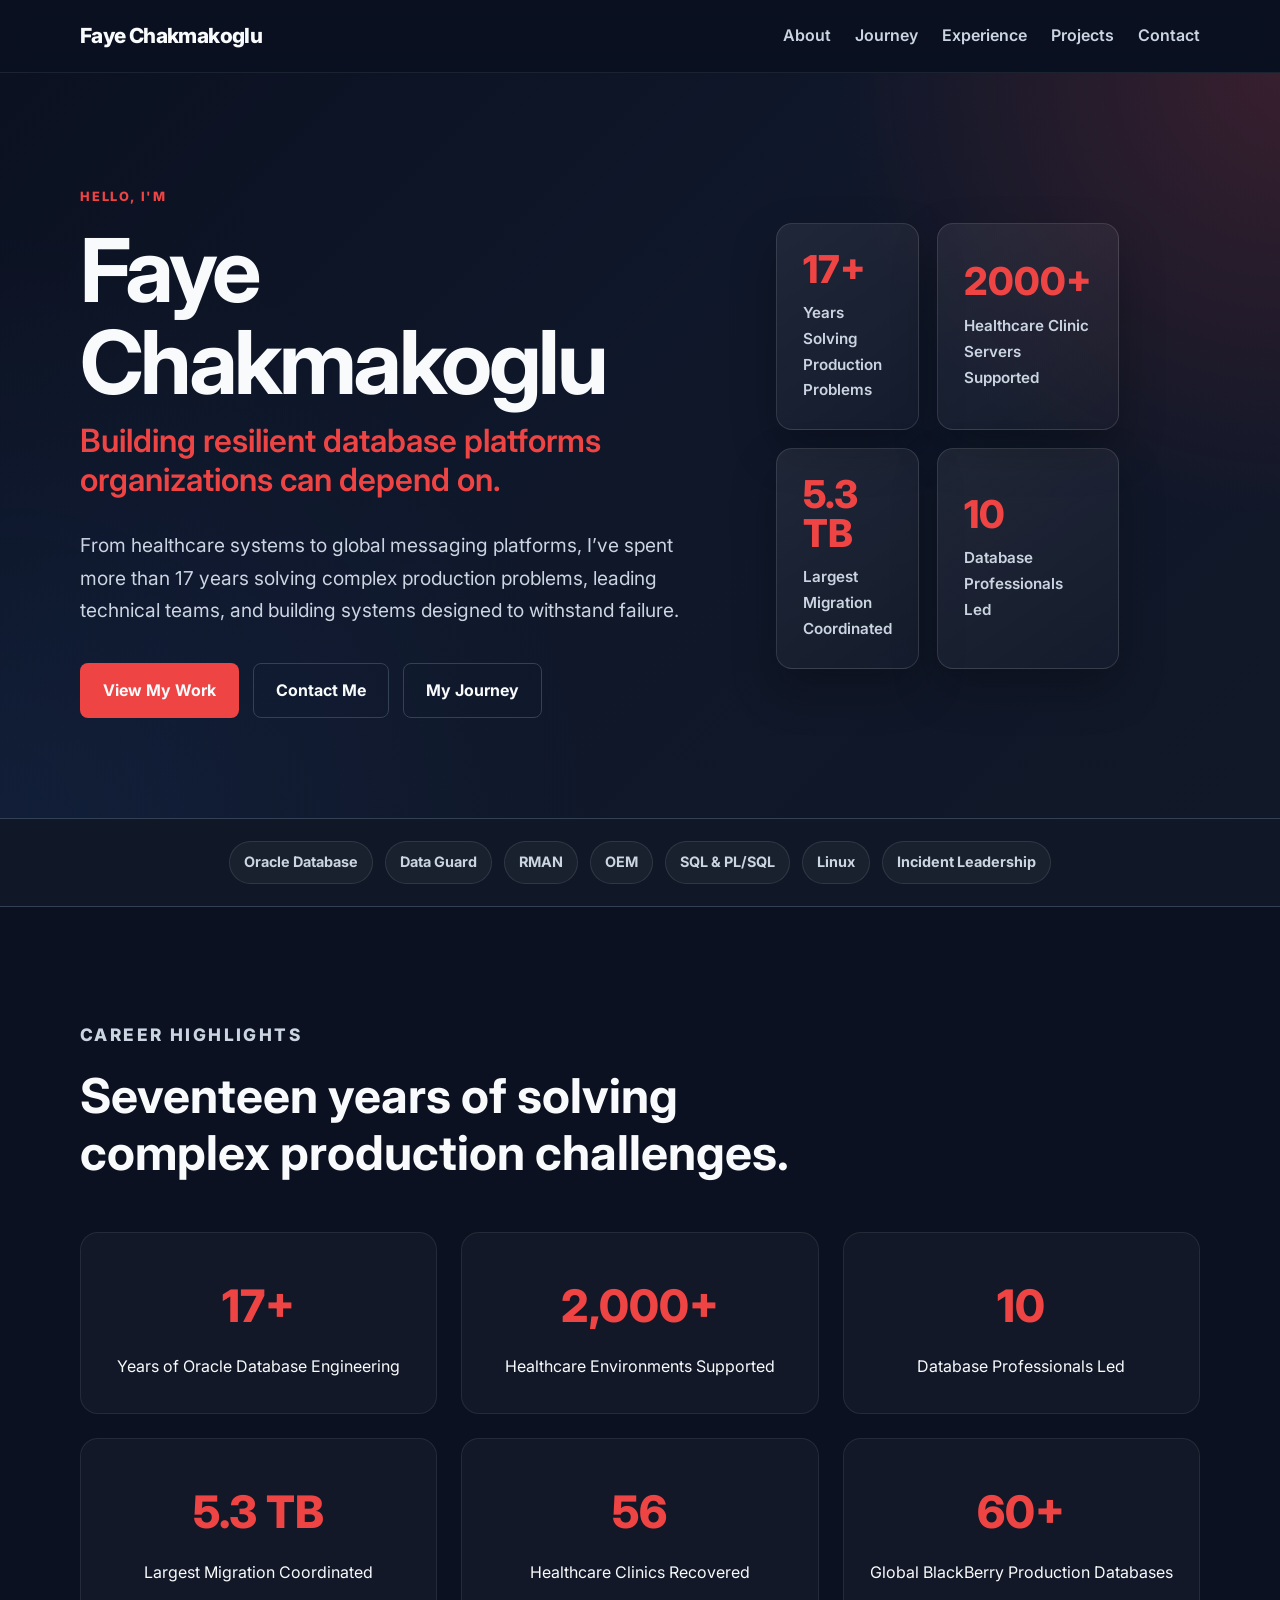
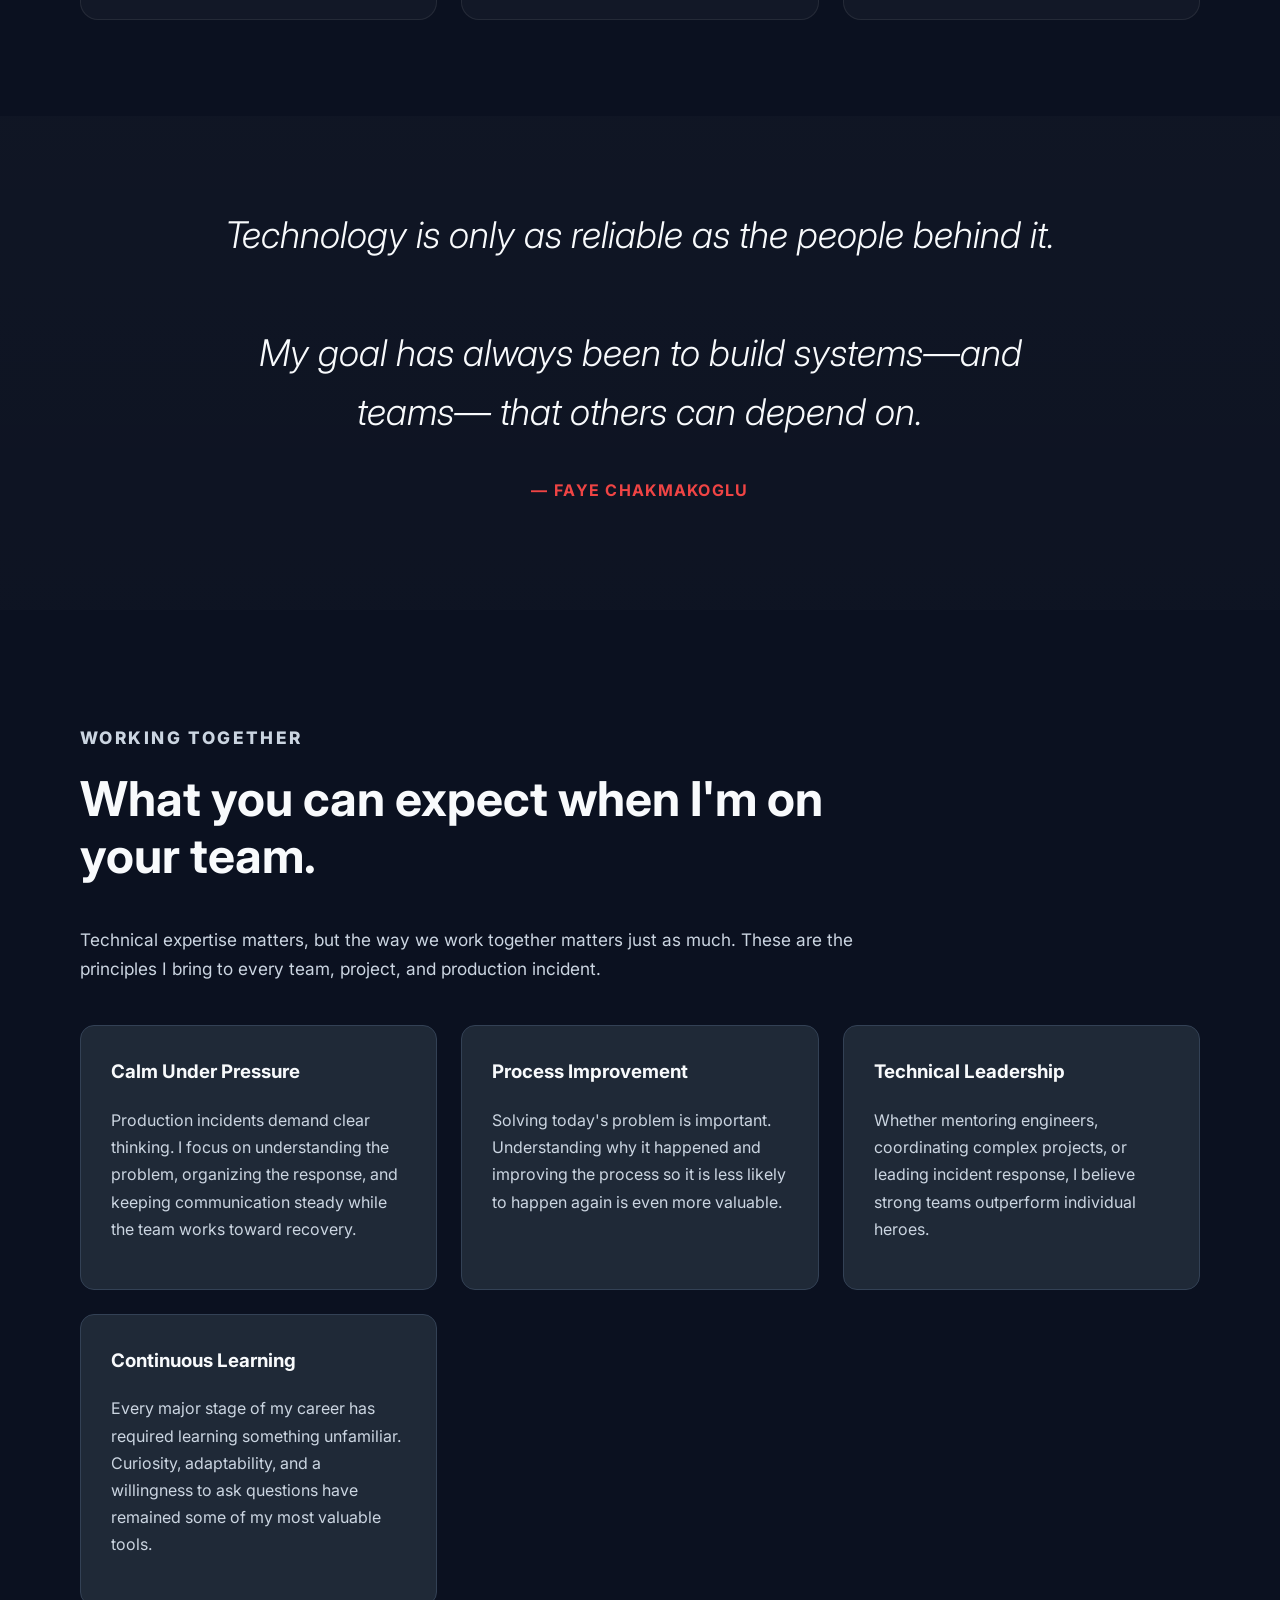
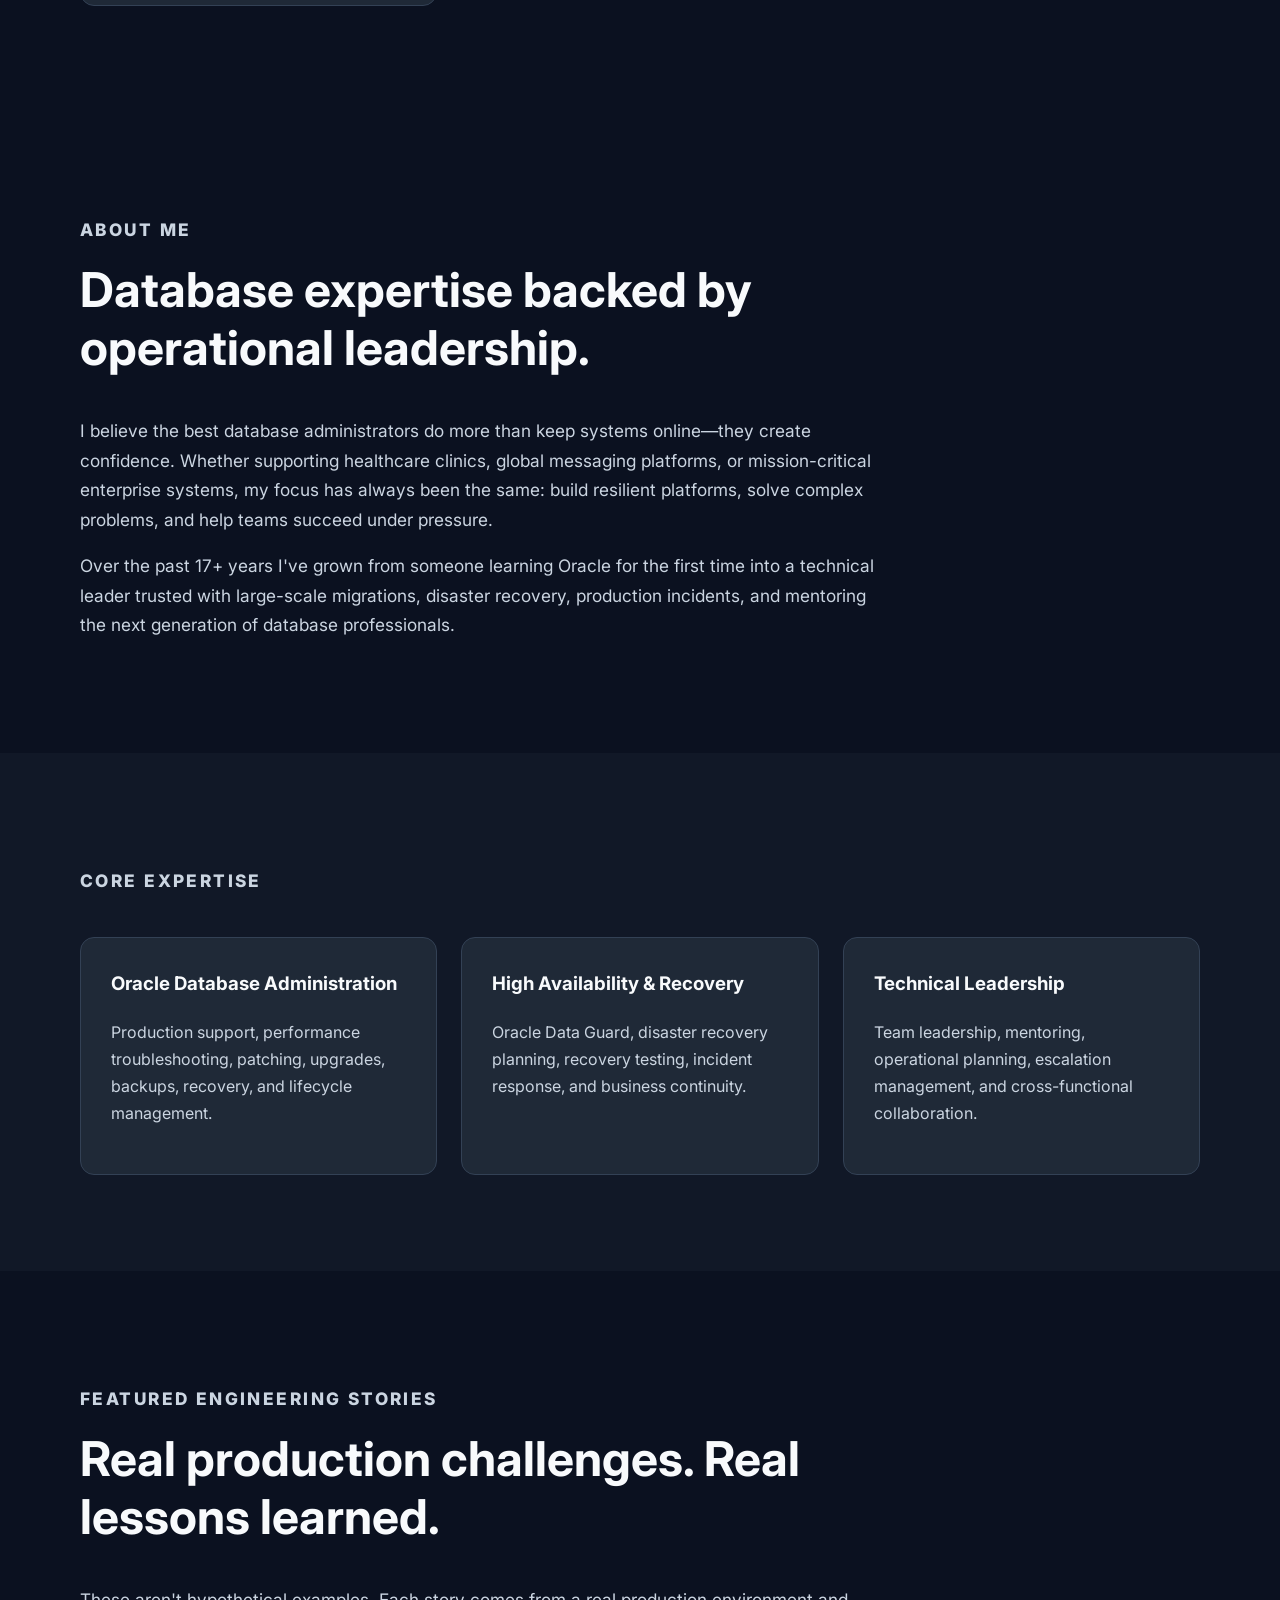
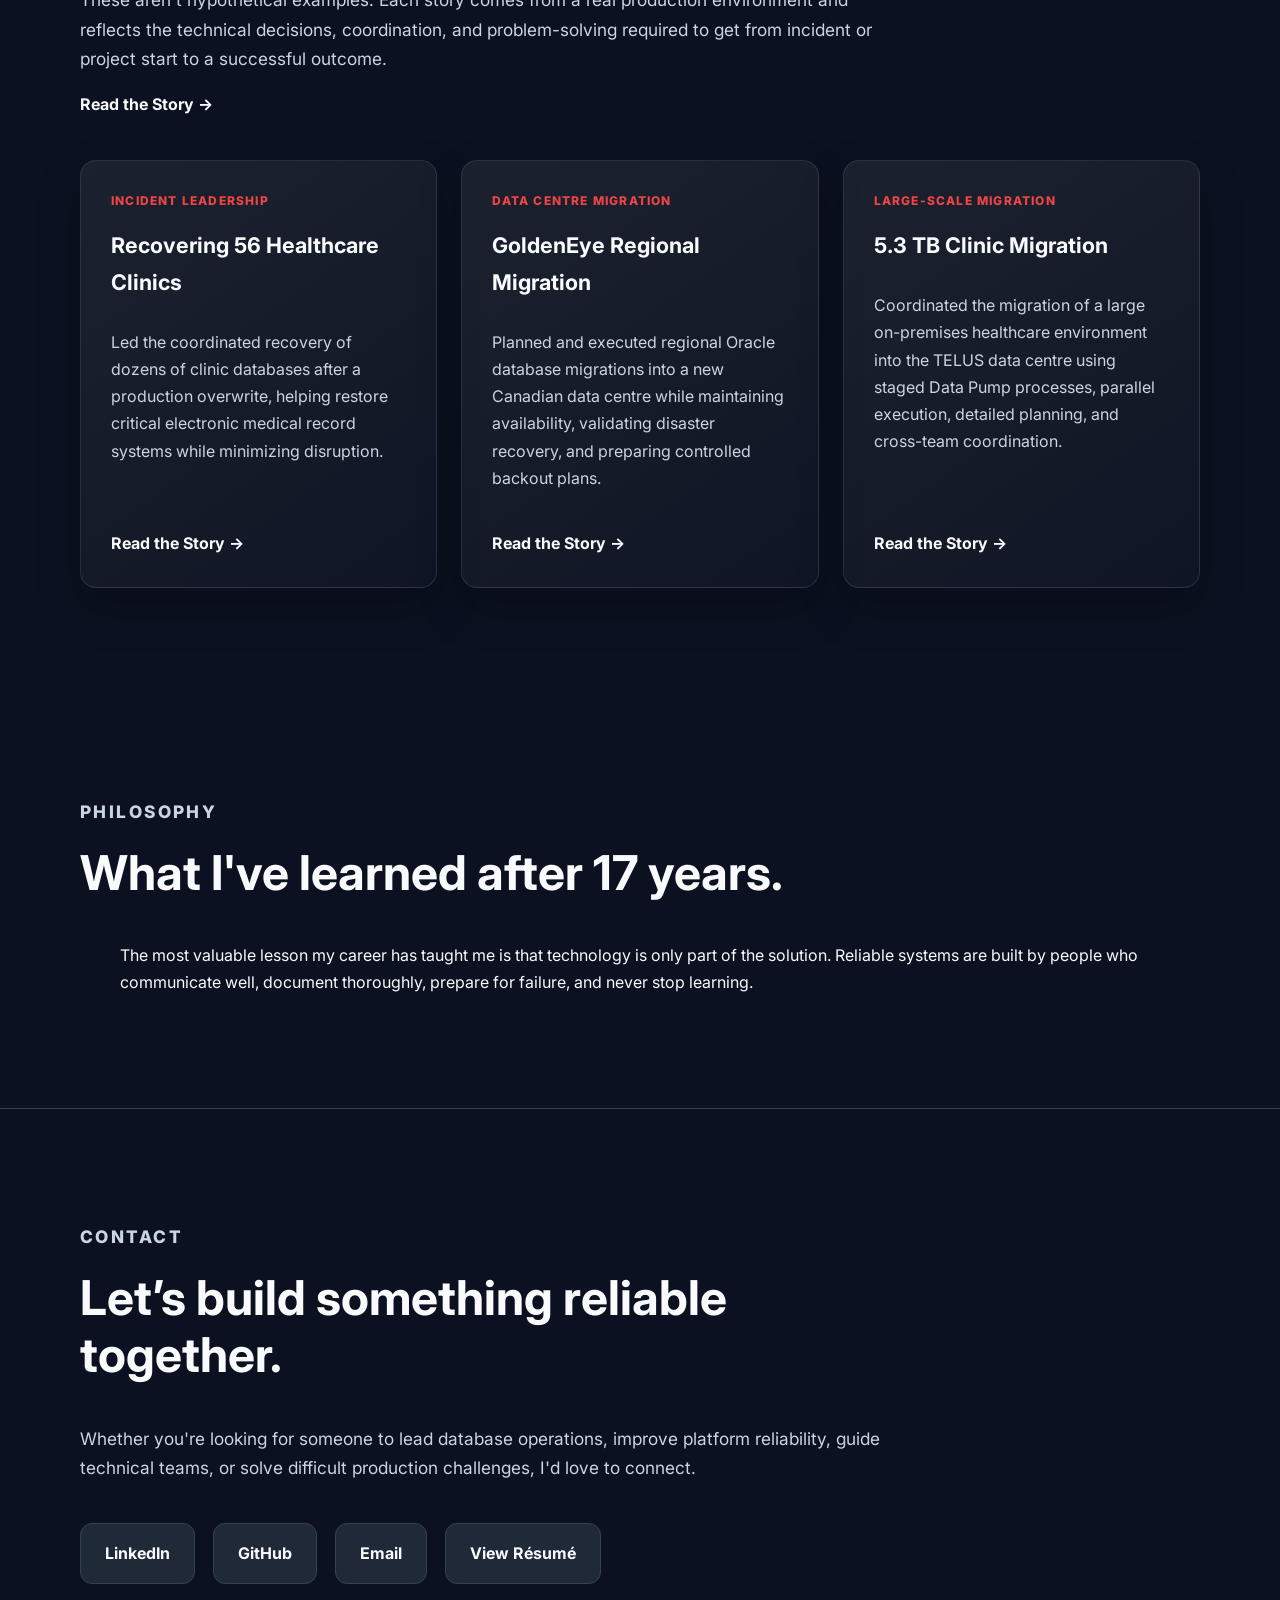
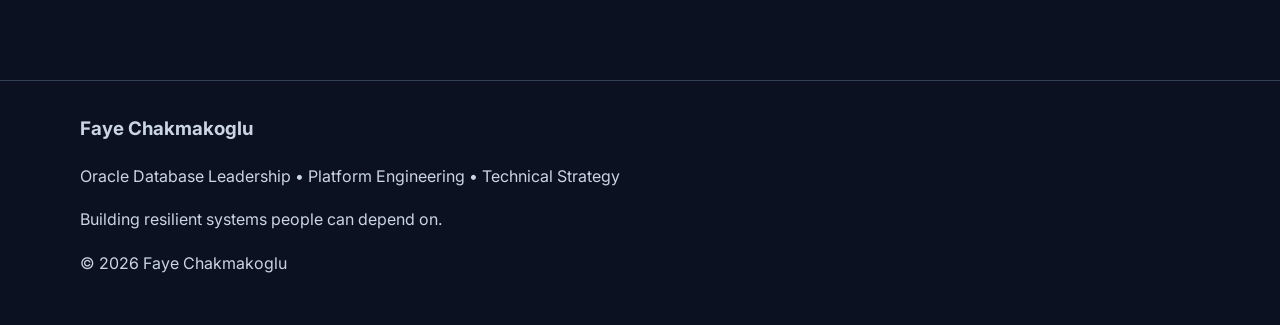
<file: index.html>
<!DOCTYPE html>
<html lang="en">

<head>
    <meta charset="UTF-8">

    <meta
        name="viewport"
        content="width=device-width, initial-scale=1.0"
    >

    <title>Faye Chakmakoglu | Oracle DBA & Database Leader</title>

    <meta
        name="description"
        content="Oracle DBA and database operations leader with 17+ years of experience supporting mission-critical systems."
    >

    <link rel="preconnect" href="https://fonts.googleapis.com">

    <link
        rel="preconnect"
        href="https://fonts.gstatic.com"
        crossorigin
    >

    <link
        href="https://fonts.googleapis.com/css2?family=Inter:wght@300;400;500;600;700;800&display=swap"
        rel="stylesheet"
    >

    <link rel="stylesheet" href="styles.css">
</head>

<body>

    <!-- HEADER -->
    <header class="site-header">
        <div class="container">

            <a class="logo" href="index.html">
                Faye Chakmakoglu
            </a>

            <nav>
                <a href="#about">About</a>
                <a href="journey.html">Journey</a>
                <a href="#experience">Experience</a>
                <a href="#projects">Projects</a>
                <a href="#contact">Contact</a>
            </nav>

        </div>
    </header>

    <main>

        <!-- HERO -->
        <section class="hero">
            <div class="container hero-grid">

                <div class="hero-content">

                    <p class="eyebrow">
                        HELLO, I'M
                    </p>

                    <h1>
                        Faye<br>
                        Chakmakoglu
                    </h1>

                    <h2 class="subtitle">
    Building resilient database platforms organizations can depend on.
</h2>

                    <p class="hero-text">
    From healthcare systems to global messaging platforms,
    I’ve spent more than 17 years solving complex production
    problems, leading technical teams, and building systems
    designed to withstand failure.
</p>

                    <div class="hero-buttons">

                        <a
                            class="button primary"
                            href="#projects"
                        >
                            View My Work
                        </a>

                        <a
                            class="button secondary"
                            href="#contact"
                        >
                            Contact Me
                        </a>

                        <a
                            class="button secondary"
                            href="journey.html"
                        >
                            My Journey
                        </a>

                    </div>
                </div>

                <div class="hero-visual">
                    <div class="stats-grid">

                        <div class="stats-grid">

    <div class="stat-card">
        <span class="stat-number">17+</span>

        <span class="stat-label">
            Years Solving Production Problems
        </span>
    </div>

    <div class="stat-card">
        <span class="stat-number">2000+</span>

        <span class="stat-label">
            Healthcare Clinic Servers Supported
        </span>
    </div>

    <div class="stat-card">
        <span class="stat-number">5.3 TB</span>

        <span class="stat-label">
            Largest Migration Coordinated
        </span>
    </div>

    <div class="stat-card">
        <span class="stat-number">10</span>

        <span class="stat-label">
            Database Professionals Led
        </span>
    </div>

</div>
                </div>

            </div>
        </section>

        <!-- SKILLS STRIP -->
        <section class="skills-strip">
            <div class="container skills-list">

                <span>Oracle Database</span>
                <span>Data Guard</span>
                <span>RMAN</span>
                <span>OEM</span>
                <span>SQL &amp; PL/SQL</span>
                <span>Linux</span>
                <span>Incident Leadership</span>

            </div>
        </section>

</section>

<section class="section highlights-section">

    <div class="container">

        <p class="section-label">
            Career Highlights
        </p>

        <h2>
            Seventeen years of solving complex production challenges.
        </h2>

        <div class="highlights-grid">

            <div class="highlight-card">
                <span class="highlight-number">17+</span>
                <span class="highlight-text">Years of Oracle Database Engineering</span>
            </div>

            <div class="highlight-card">
                <span class="highlight-number">2,000+</span>
                <span class="highlight-text">Healthcare Environments Supported</span>
            </div>

            <div class="highlight-card">
                <span class="highlight-number">10</span>
                <span class="highlight-text">Database Professionals Led</span>
            </div>

            <div class="highlight-card">
                <span class="highlight-number">5.3 TB</span>
                <span class="highlight-text">Largest Migration Coordinated</span>
            </div>

            <div class="highlight-card">
                <span class="highlight-number">56</span>
                <span class="highlight-text">Healthcare Clinics Recovered</span>
            </div>

            <div class="highlight-card">
                <span class="highlight-number">60+</span>
                <span class="highlight-text">Global BlackBerry Production Databases</span>
            </div>

        </div>

    </div>

</section>

<!-- PROFESSIONAL PHILOSOPHY -->
<section class="quote-section">
    <div class="container">

        <blockquote>
            Technology is only as reliable as the people behind it.

            <br><br>

            My goal has always been to build systems—and teams—
            that others can depend on.
        </blockquote>

        <p class="quote-author">
            — Faye Chakmakoglu
        </p>

    </div>
</section>

<!-- WORKING TOGETHER -->
<section class="section working-together">

    <div class="container">

        <p class="section-label">
            Working Together
        </p>

        <h2>
            What you can expect when I'm on your team.
        </h2>

        <p class="section-intro">
            Technical expertise matters, but the way we work together
            matters just as much. These are the principles I bring to
            every team, project, and production incident.
        </p>

        <div class="card-grid">

            <article class="card">

                <h3>
                    Calm Under Pressure
                </h3>

                <p>
                    Production incidents demand clear thinking. I focus on
                    understanding the problem, organizing the response,
                    and keeping communication steady while the team works
                    toward recovery.
                </p>

            </article>

            <article class="card">

                <h3>
                    Process Improvement
                </h3>

                <p>
                    Solving today's problem is important. Understanding why
                    it happened and improving the process so it is less likely
                    to happen again is even more valuable.
                </p>

            </article>

            <article class="card">

                <h3>
                    Technical Leadership
                </h3>

                <p>
                    Whether mentoring engineers, coordinating complex projects,
                    or leading incident response, I believe strong teams
                    outperform individual heroes.
                </p>

            </article>

            <article class="card">

                <h3>
                    Continuous Learning
                </h3>

                <p>
                    Every major stage of my career has required learning
                    something unfamiliar. Curiosity, adaptability, and a
                    willingness to ask questions have remained some of my
                    most valuable tools.
                </p>

            </article>

        </div>

    </div>

</section>

        <!-- ABOUT -->
        <section id="about" class="section">
            <div class="container">

                <p class="section-label">
                    About Me
                </p>

                <h2>
                    Database expertise backed by operational leadership.
                </h2>

                <p>
    I believe the best database administrators do more than keep systems
    online—they create confidence. Whether supporting healthcare clinics,
    global messaging platforms, or mission-critical enterprise systems, my
    focus has always been the same: build resilient platforms, solve complex
    problems, and help teams succeed under pressure.
</p>

<p>
    Over the past 17+ years I've grown from someone learning Oracle for the
    first time into a technical leader trusted with large-scale migrations,
    disaster recovery, production incidents, and mentoring the next
    generation of database professionals.
</p>

            </div>
        </section>

        <!-- EXPERIENCE -->
        <section id="experience" class="section alternate">
            <div class="container">

                <p class="section-label">
                    Core Expertise
                </p>

                <div class="card-grid">

                    <article class="card">
                        <h3>Oracle Database Administration</h3>

                        <p>
                            Production support, performance troubleshooting,
                            patching, upgrades, backups, recovery, and lifecycle
                            management.
                        </p>
                    </article>

                    <article class="card">
                        <h3>High Availability &amp; Recovery</h3>

                        <p>
                            Oracle Data Guard, disaster recovery planning,
                            recovery testing, incident response, and business
                            continuity.
                        </p>
                    </article>

                    <article class="card">
                        <h3>Technical Leadership</h3>

                        <p>
                            Team leadership, mentoring, operational planning,
                            escalation management, and cross-functional
                            collaboration.
                        </p>
                    </article>

                </div>
            </div>
        </section>

        <!-- PROJECTS -->
        <section id="projects" class="section">
            <div class="container">             
        <p class="section-label">
    Featured Engineering Stories
</p>

<h2>
    Real production challenges. Real lessons learned.
</h2>

<p>
    These aren't hypothetical examples. Each story comes from a real
    production environment and reflects the technical decisions,
    coordination, and problem-solving required to get from incident
    or project start to a successful outcome.
</p>

<a
    href="56-clinic-recovery.html"
    class="project-link"
>
    Read the Story →
</a>

                <div class="projects-grid">

    <article class="project-card">

        <span class="project-type">
            Incident Leadership
        </span>

        <h3>
            Recovering 56 Healthcare Clinics
        </h3>

        <p>
            Led the coordinated recovery of dozens of clinic databases
            after a production overwrite, helping restore critical
            electronic medical record systems while minimizing disruption.
        </p>

        <a href="56-clinic-recovery.html" class="project-link">
            Read the Story →
        </a>

    </article>

    <article class="project-card">

        <span class="project-type">
            Data Centre Migration
        </span>

        <h3>
            GoldenEye Regional Migration
        </h3>

        <p>
            Planned and executed regional Oracle database migrations into
            a new Canadian data centre while maintaining availability,
            validating disaster recovery, and preparing controlled
            backout plans.
        </p>

        <a href="#" class="project-link">
            Read the Story →
        </a>

    </article>

    <article class="project-card">

        <span class="project-type">
            Large-Scale Migration
        </span>

        <h3>
            5.3 TB Clinic Migration
        </h3>

        <p>
            Coordinated the migration of a large on-premises healthcare
            environment into the TELUS data centre using staged Data Pump
            processes, parallel execution, detailed planning, and
            cross-team coordination.
        </p>

        <a href="#" class="project-link">
            Read the Story →
        </a>

    </article>

</div>
            </div>
        </section>

        <section class="section">

    <div class="container">

        <p class="section-label">
            Philosophy
        </p>

        <h2>
            What I've learned after 17 years.
        </h2>

        <blockquote>

            The most valuable lesson my career has taught me is that
            technology is only part of the solution.

            Reliable systems are built by people who communicate well,
            document thoroughly, prepare for failure, and never stop
            learning.

        </blockquote>

    </div>

</section>

        <!-- CONTACT -->
    <section id="contact" class="section contact-section">

    <div class="container">

        <p class="section-label">

    Contact
</p>

<h2>
    Let’s build something reliable together.
</h2>

<p>
    Whether you're looking for someone to lead database operations,
    improve platform reliability, guide technical teams, or solve
    difficult production challenges, I'd love to connect.
</p>

<div class="contact-links">

    <a
        href="https://www.linkedin.com/in/faye-chakmakoglu-5697331b"
        target="_blank"
        class="contact-button"
    >
        LinkedIn
    </a>

    <a
        href="https://github.com/fayechakmakoglu-sys"
        target="_blank"
        class="contact-button"
    >
        GitHub
    </a>

    <a
        href="mailto:faye.chakmakoglu@gmail.com"
        class="contact-button"
    >
        Email
    </a>

    <a
        href="Files/resume.pdf"
        target="_blank"
        class="contact-button"
    >
        View Résumé
    </a>

</div>

            </div>
        </section>         

    </main>

    <!-- FOOTER -->
    <footer>

    <div class="container">

        <h3>
            Faye Chakmakoglu
        </h3>

        <p>
            Oracle Database Leadership • Platform Engineering •
            Technical Strategy
        </p>

        <p>
            Building resilient systems people can depend on.
        </p>

        <p>
            © 2026 Faye Chakmakoglu
        </p>

    </div>

</footer>

</body>
</html>
</file>
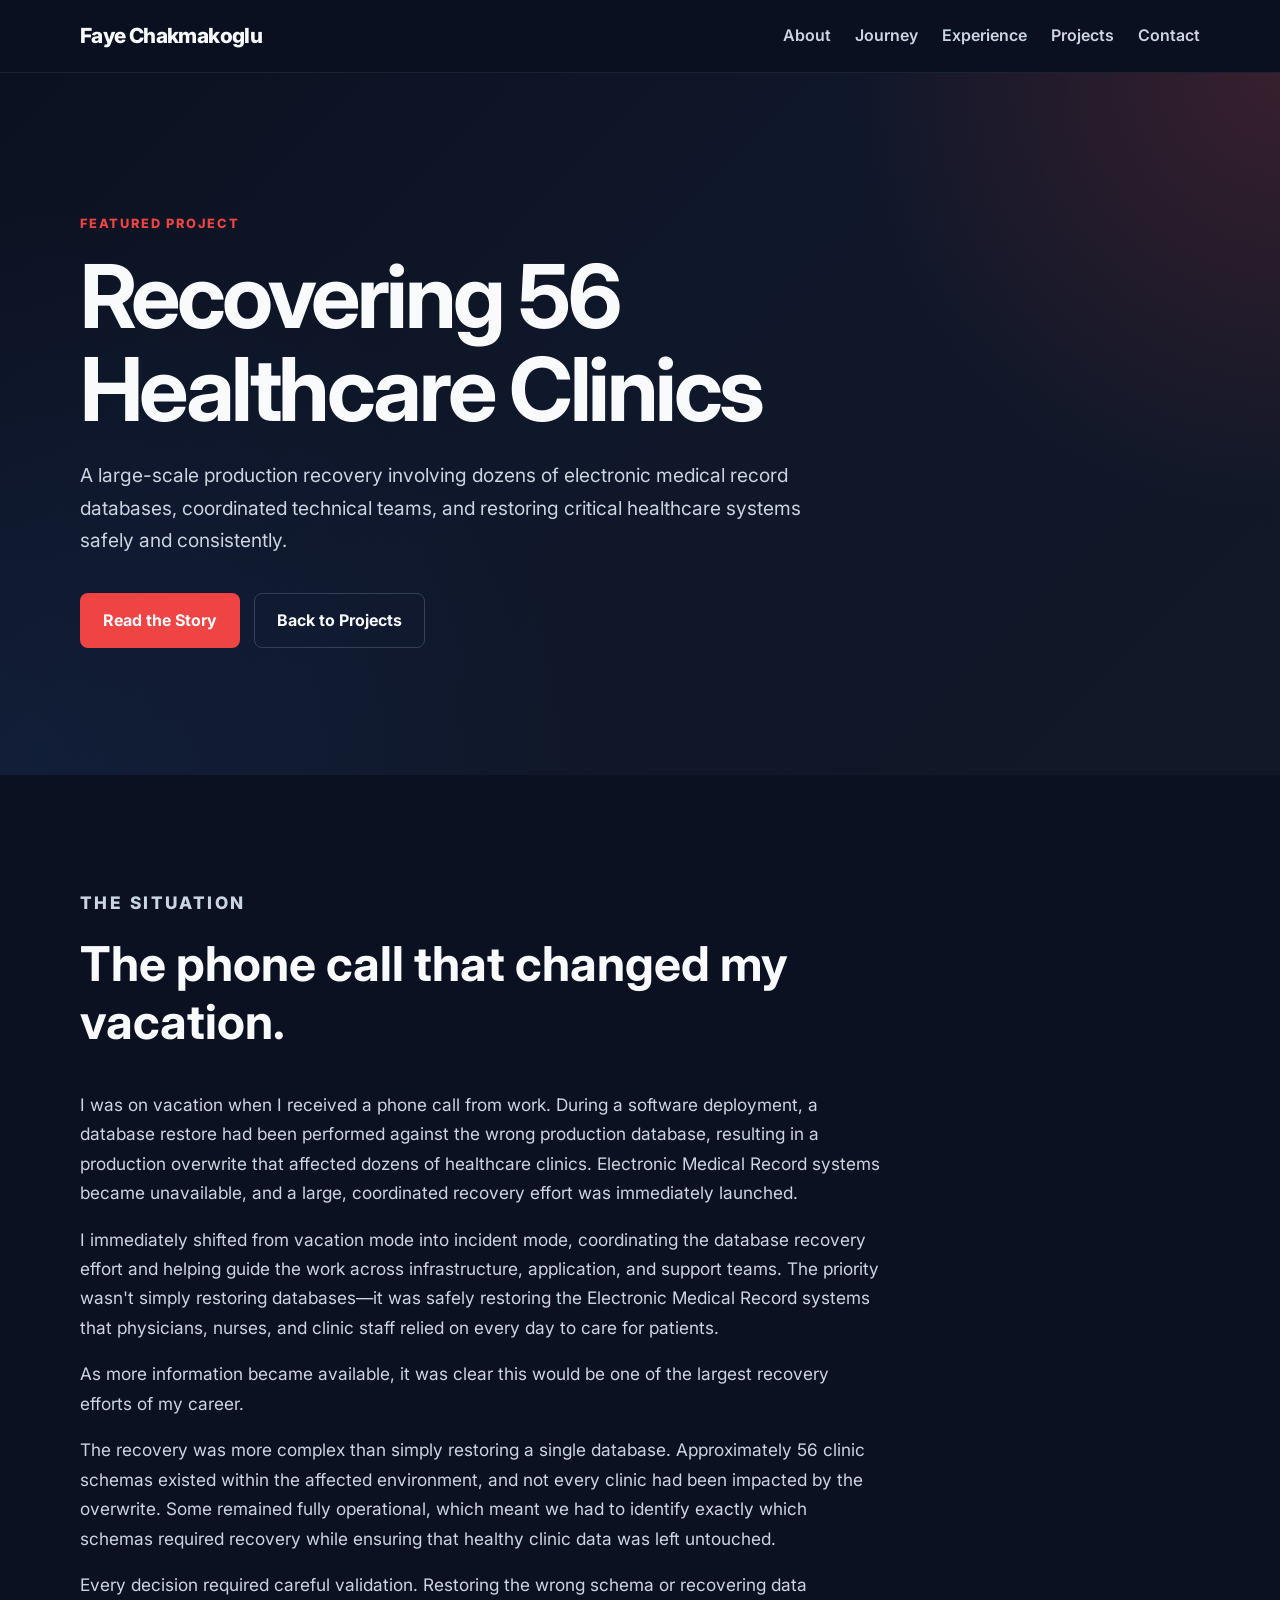
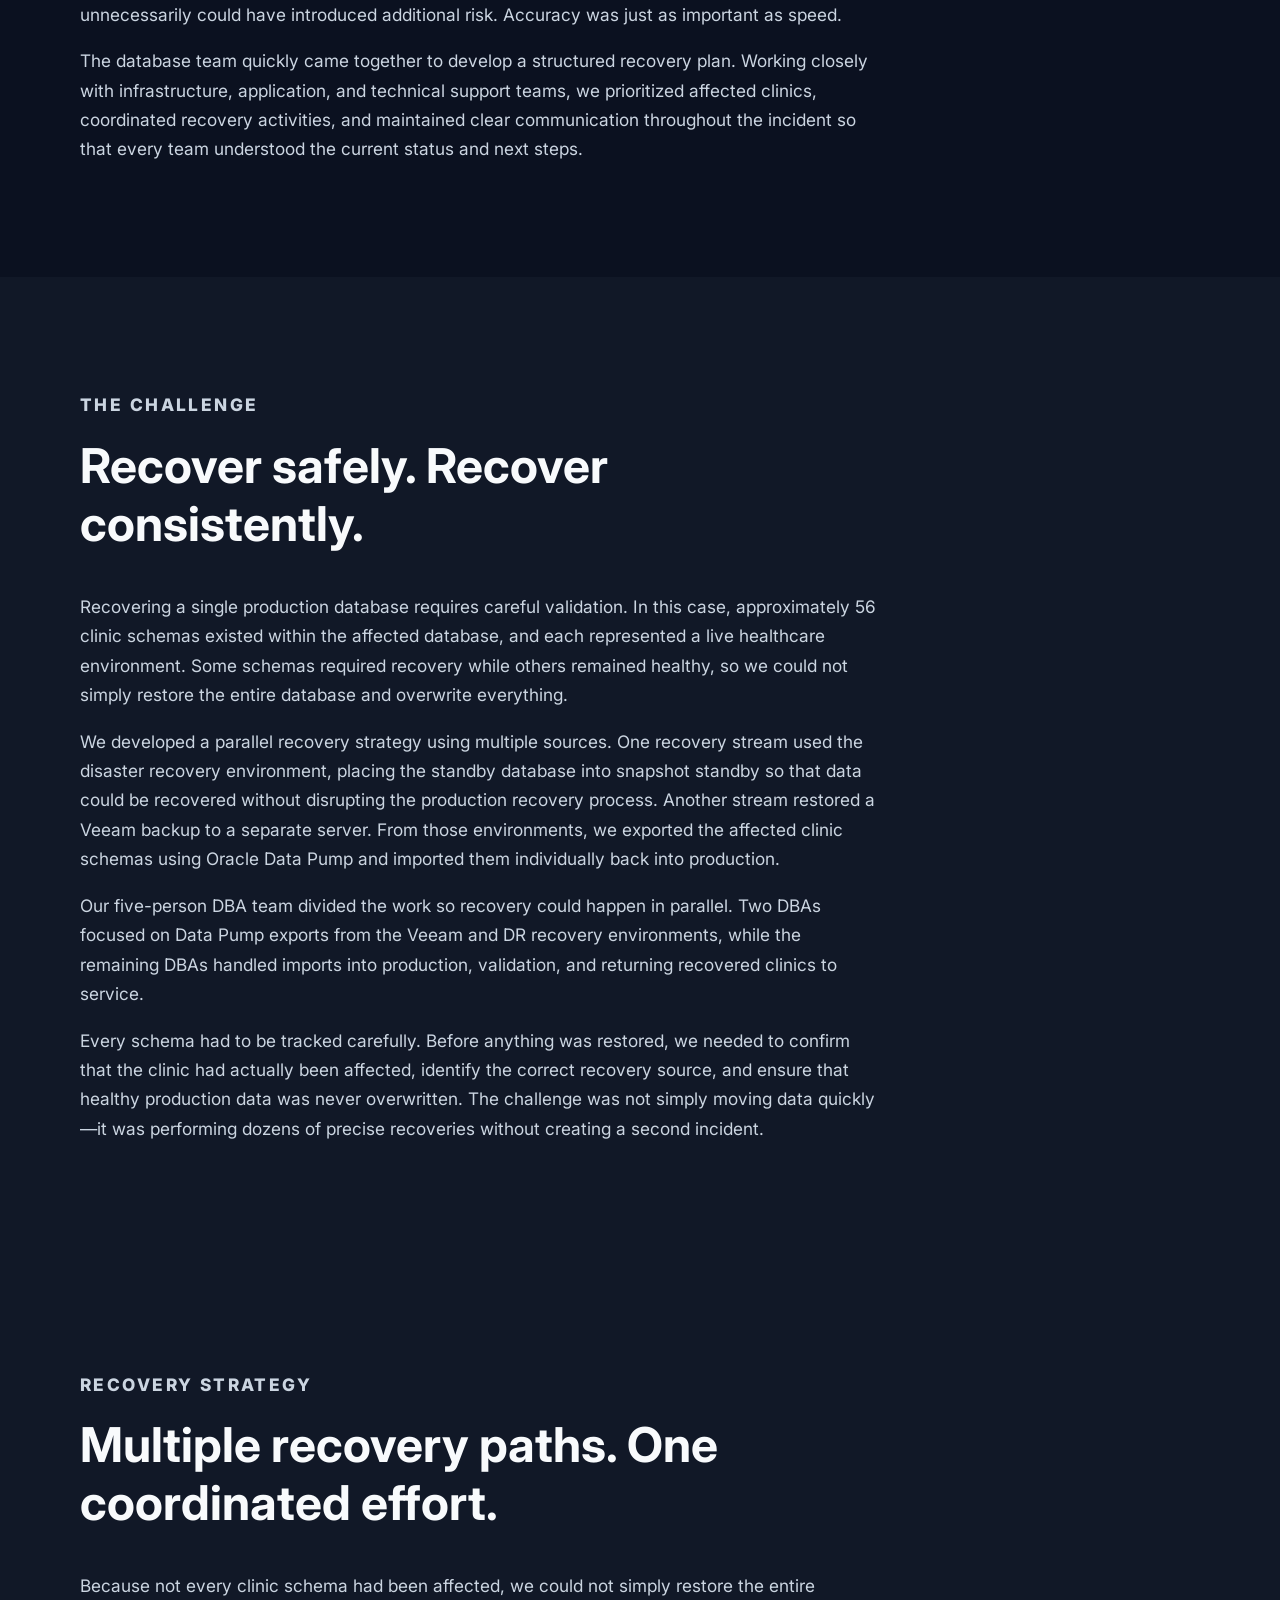
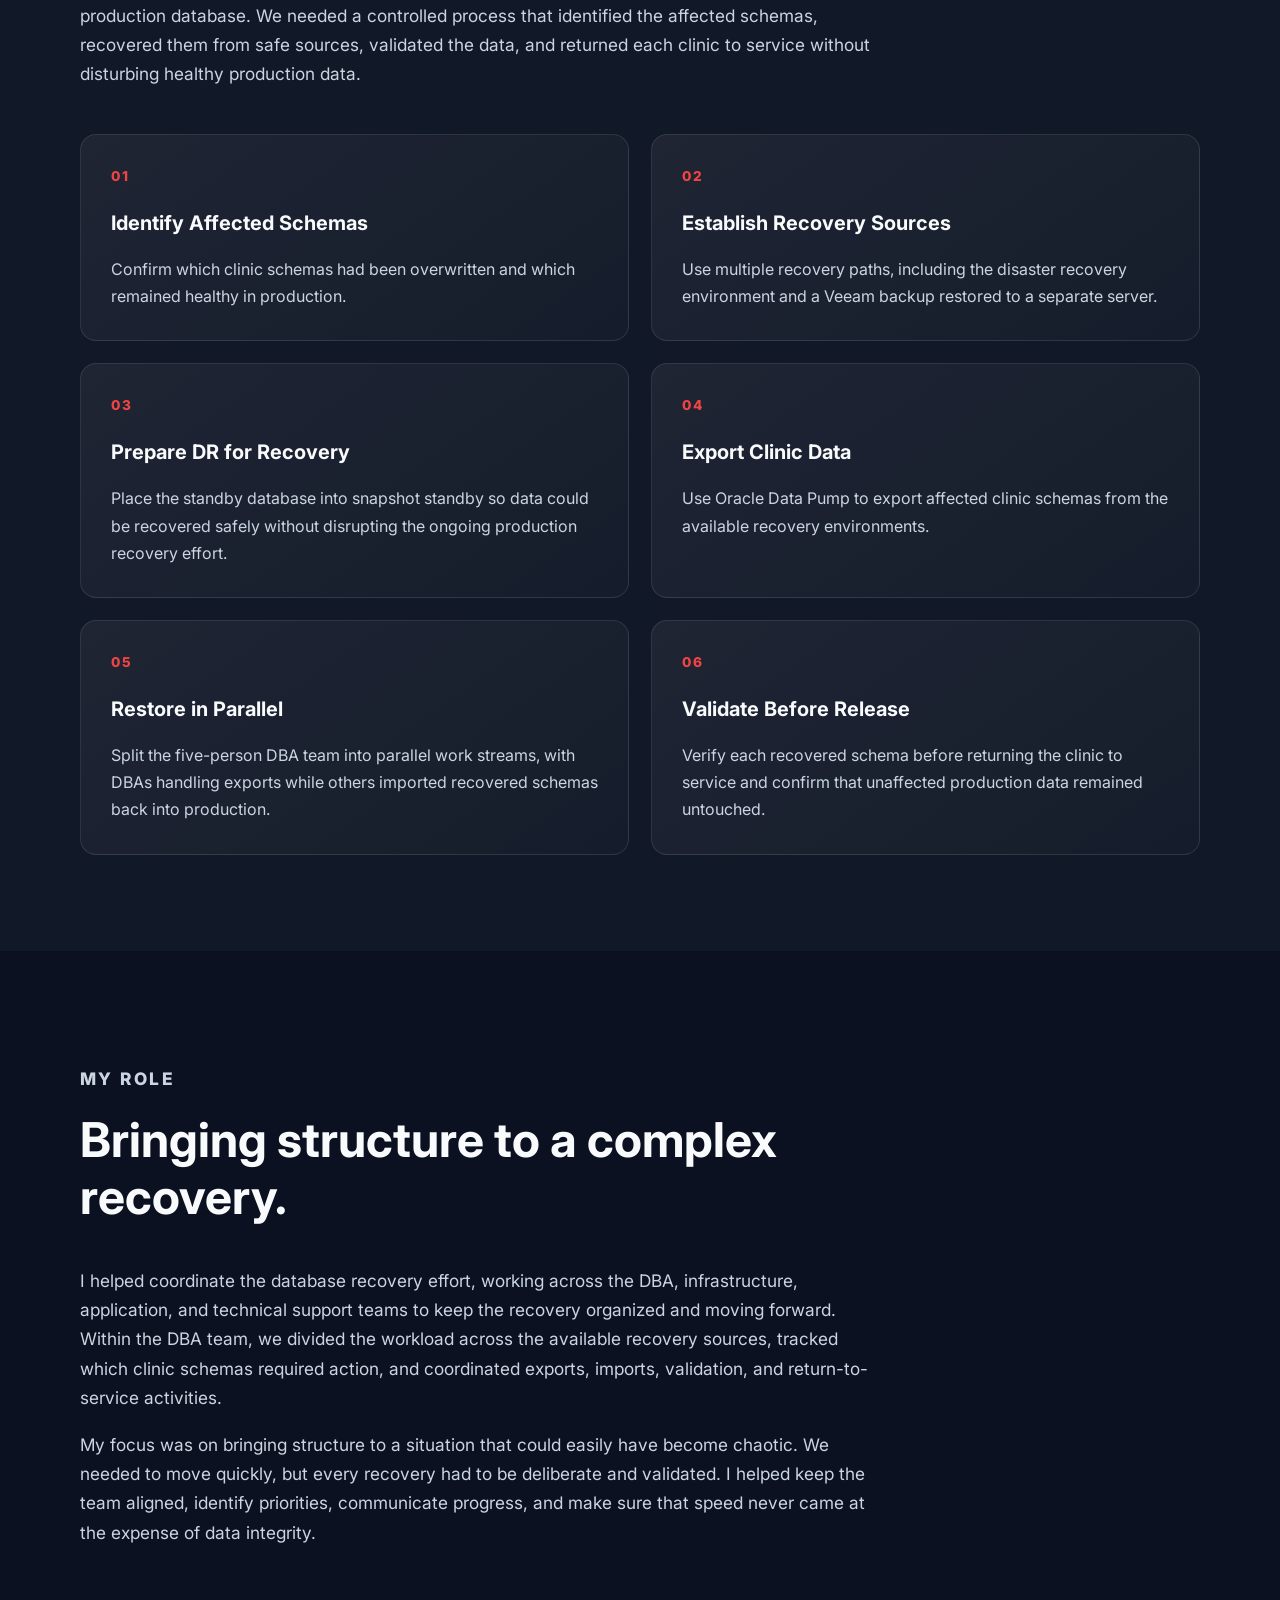
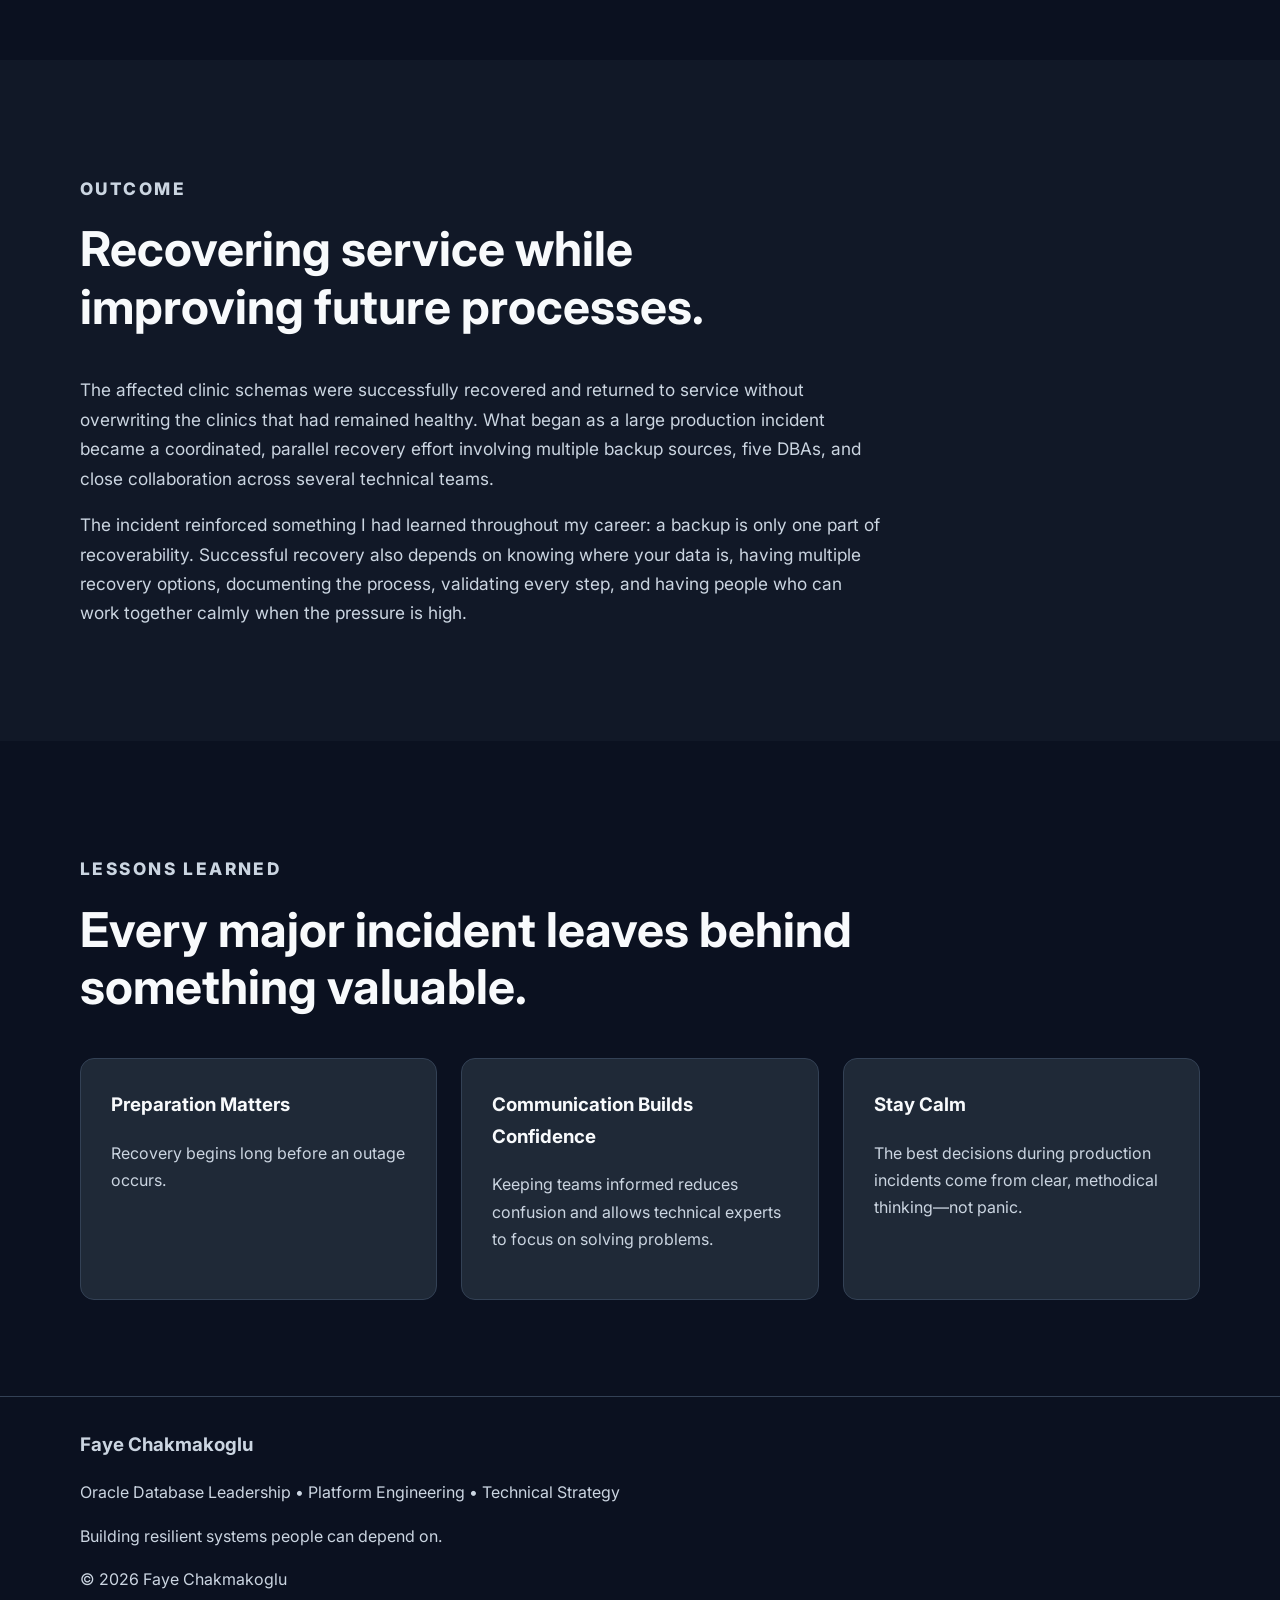
<file: 56-clinic-recovery.html>
<!DOCTYPE html>
<html lang="en">

<head>
    <meta charset="UTF-8">

    <meta
        name="viewport"
        content="width=device-width, initial-scale=1.0"
    >

    <title>My Journey | Faye Chakmakoglu</title>

    <meta
        name="description"
        content="The professional journey of Faye Chakmakoglu, from Mac systems administration to Oracle database leadership."
    >

    <link rel="preconnect" href="https://fonts.googleapis.com">

    <link
        rel="preconnect"
        href="https://fonts.gstatic.com"
        crossorigin
    >

    <link
        href="https://fonts.googleapis.com/css2?family=Inter:wght@300;400;500;600;700;800&display=swap"
        rel="stylesheet"
    >

    <link rel="stylesheet" href="styles.css">
</head>

<body>

    <!-- HEADER -->
    <header class="site-header">
        <div class="container">

            <a class="logo" href="index.html">
                Faye Chakmakoglu
            </a>

            <nav aria-label="Main navigation">
                <a href="index.html#about">About</a>

                <a
                    href="journey.html"
                    aria-current="page"
                >
                    Journey
                </a>

                <a href="index.html#experience">Experience</a>
                <a href="index.html#projects">Projects</a>
                <a href="index.html#contact">Contact</a>
            </nav>

        </div>
    </header>

    <main>

        <!-- JOURNEY INTRO -->
        <section class="hero journey-hero">

    <div class="container">

        <p class="eyebrow">
            FEATURED PROJECT
        </p>

        <h1>
            Recovering 56 Healthcare Clinics
        </h1>

        <p class="hero-text">

            A large-scale production recovery involving dozens of
            electronic medical record databases, coordinated technical
            teams, and restoring critical healthcare systems safely and
            consistently.

        </p>

        <div class="hero-buttons">

            <a
                class="button primary"
                href="#story"
            >
                Read the Story
            </a>

            <a
                class="button secondary"
                href="index.html#projects"
            >
                Back to Projects
            </a>

        </div>

    </div>

        </section>

    <section id="story" class="section">

    <div class="container">

        <p class="section-label">
            The Situation
        </p>

        <h2>
            The phone call that changed my vacation.
        </h2>

        <p>
    I was on vacation when I received a phone call from work. During a
    software deployment, a database restore had been performed against the
    wrong production database, resulting in a production overwrite that
    affected dozens of healthcare clinics. Electronic Medical Record
    systems became unavailable, and a large, coordinated recovery effort
    was immediately launched.
</p>

       <p>
    I immediately shifted from vacation mode into incident mode,
    coordinating the database recovery effort and helping guide the work
    across infrastructure, application, and support teams. The priority
    wasn't simply restoring databases—it was safely restoring the
    Electronic Medical Record systems that physicians, nurses, and clinic
    staff relied on every day to care for patients.
</p>   

        <p>
            As more information became available, it was clear this would be
            one of the largest recovery efforts of my career.
        </p>

    <p>
    The recovery was more complex than simply restoring a single database.
    Approximately 56 clinic schemas existed within the affected
    environment, and not every clinic had been impacted by the overwrite.
    Some remained fully operational, which meant we had to identify
    exactly which schemas required recovery while ensuring that healthy
    clinic data was left untouched.
</p>

<p>
    Every decision required careful validation. Restoring the wrong schema
    or recovering data unnecessarily could have introduced additional
    risk. Accuracy was just as important as speed.
</p>

<p>
    The database team quickly came together to develop a structured
    recovery plan. Working closely with infrastructure, application, and
    technical support teams, we prioritized affected clinics, coordinated
    recovery activities, and maintained clear communication throughout the
    incident so that every team understood the current status and next
    steps.
</p> 

    </div>

</section>

<section class="section alternate">

    <div class="container">

        <p class="section-label">
            The Challenge
        </p>

        <h2>
            Recover safely. Recover consistently.
        </h2>

       <p>
    Recovering a single production database requires careful validation.
    In this case, approximately 56 clinic schemas existed within the
    affected database, and each represented a live healthcare environment.
    Some schemas required recovery while others remained healthy, so we
    could not simply restore the entire database and overwrite everything.
</p>

<p>
    We developed a parallel recovery strategy using multiple sources.
    One recovery stream used the disaster recovery environment, placing
    the standby database into snapshot standby so that data could be
    recovered without disrupting the production recovery process.
    Another stream restored a Veeam backup to a separate server.
    From those environments, we exported the affected clinic schemas
    using Oracle Data Pump and imported them individually back into
    production.
</p>

<p>
    Our five-person DBA team divided the work so recovery could happen
    in parallel. Two DBAs focused on Data Pump exports from the Veeam
    and DR recovery environments, while the remaining DBAs handled
    imports into production, validation, and returning recovered clinics
    to service.
</p>

<p>
    Every schema had to be tracked carefully. Before anything was
    restored, we needed to confirm that the clinic had actually been
    affected, identify the correct recovery source, and ensure that
    healthy production data was never overwritten. The challenge was
    not simply moving data quickly—it was performing dozens of precise
    recoveries without creating a second incident.
</p>
    </div>

</section>

<section class="section recovery-strategy">

    <div class="container">

        <p class="section-label">
            Recovery Strategy
        </p>

        <h2>
            Multiple recovery paths. One coordinated effort.
        </h2>

        <p>
            Because not every clinic schema had been affected, we could not
            simply restore the entire production database. We needed a
            controlled process that identified the affected schemas, recovered
            them from safe sources, validated the data, and returned each clinic
            to service without disturbing healthy production data.
        </p>

        <div class="recovery-steps">

            <div class="recovery-step">
                <span class="step-number">01</span>
                <h3>Identify Affected Schemas</h3>
                <p>
                    Confirm which clinic schemas had been overwritten and which
                    remained healthy in production.
                </p>
            </div>

            <div class="recovery-step">
                <span class="step-number">02</span>
                <h3>Establish Recovery Sources</h3>
                <p>
                    Use multiple recovery paths, including the disaster recovery
                    environment and a Veeam backup restored to a separate server.
                </p>
            </div>

            <div class="recovery-step">
                <span class="step-number">03</span>
                <h3>Prepare DR for Recovery</h3>
                <p>
                    Place the standby database into snapshot standby so data
                    could be recovered safely without disrupting the ongoing
                    production recovery effort.
                </p>
            </div>

            <div class="recovery-step">
                <span class="step-number">04</span>
                <h3>Export Clinic Data</h3>
                <p>
                    Use Oracle Data Pump to export affected clinic schemas from
                    the available recovery environments.
                </p>
            </div>

            <div class="recovery-step">
                <span class="step-number">05</span>
                <h3>Restore in Parallel</h3>
                <p>
                    Split the five-person DBA team into parallel work streams,
                    with DBAs handling exports while others imported recovered
                    schemas back into production.
                </p>
            </div>

            <div class="recovery-step">
                <span class="step-number">06</span>
                <h3>Validate Before Release</h3>
                <p>
                    Verify each recovered schema before returning the clinic to
                    service and confirm that unaffected production data remained
                    untouched.
                </p>
            </div>

        </div>

    </div>

</section>

<section class="section">

    <div class="container">

        <p class="section-label">
            My Role
        </p>

        <h2>
            Bringing structure to a complex recovery.
        </h2>

        <p>
    I helped coordinate the database recovery effort, working across the
    DBA, infrastructure, application, and technical support teams to keep
    the recovery organized and moving forward. Within the DBA team, we
    divided the workload across the available recovery sources, tracked
    which clinic schemas required action, and coordinated exports,
    imports, validation, and return-to-service activities.
</p>

<p>
    My focus was on bringing structure to a situation that could easily
    have become chaotic. We needed to move quickly, but every recovery
    had to be deliberate and validated. I helped keep the team aligned,
    identify priorities, communicate progress, and make sure that speed
    never came at the expense of data integrity.
</p>

    </div>

</section>

<section class="section alternate">

<div class="container">

<p class="section-label">
Outcome
</p>

<h2>
Recovering service while improving future processes.
</h2>

<p>
    The affected clinic schemas were successfully recovered and returned
    to service without overwriting the clinics that had remained healthy.
    What began as a large production incident became a coordinated,
    parallel recovery effort involving multiple backup sources, five DBAs,
    and close collaboration across several technical teams.
</p>

<p>
    The incident reinforced something I had learned throughout my career:
    a backup is only one part of recoverability. Successful recovery also
    depends on knowing where your data is, having multiple recovery
    options, documenting the process, validating every step, and having
    people who can work together calmly when the pressure is high.
</p>

</div>

</section>

<section class="section">

<div class="container">

<p class="section-label">
Lessons Learned
</p>

<h2>
Every major incident leaves behind something valuable.
</h2>

<div class="card-grid">

<article class="card">

<h3>
Preparation Matters
</h3>

<p>

Recovery begins long before an outage occurs.

</p>

</article>

<article class="card">

<h3>
Communication Builds Confidence
</h3>

<p>

Keeping teams informed reduces confusion and allows technical
experts to focus on solving problems.

</p>

</article>

<article class="card">

<h3>
Stay Calm
</h3>

<p>

The best decisions during production incidents come from clear,
methodical thinking—not panic.

</p>

</article>

</div>

</div>

</section>


      

    </main>

     <!-- FOOTER -->
    <footer>

    <div class="container">

        <h3>
            Faye Chakmakoglu
        </h3>

        <p>
            Oracle Database Leadership • Platform Engineering •
            Technical Strategy
        </p>

        <p>
            Building resilient systems people can depend on.
        </p>

        <p>
            © 2026 Faye Chakmakoglu
        </p>

    </div>

</footer>

</body>
</html>
</file>
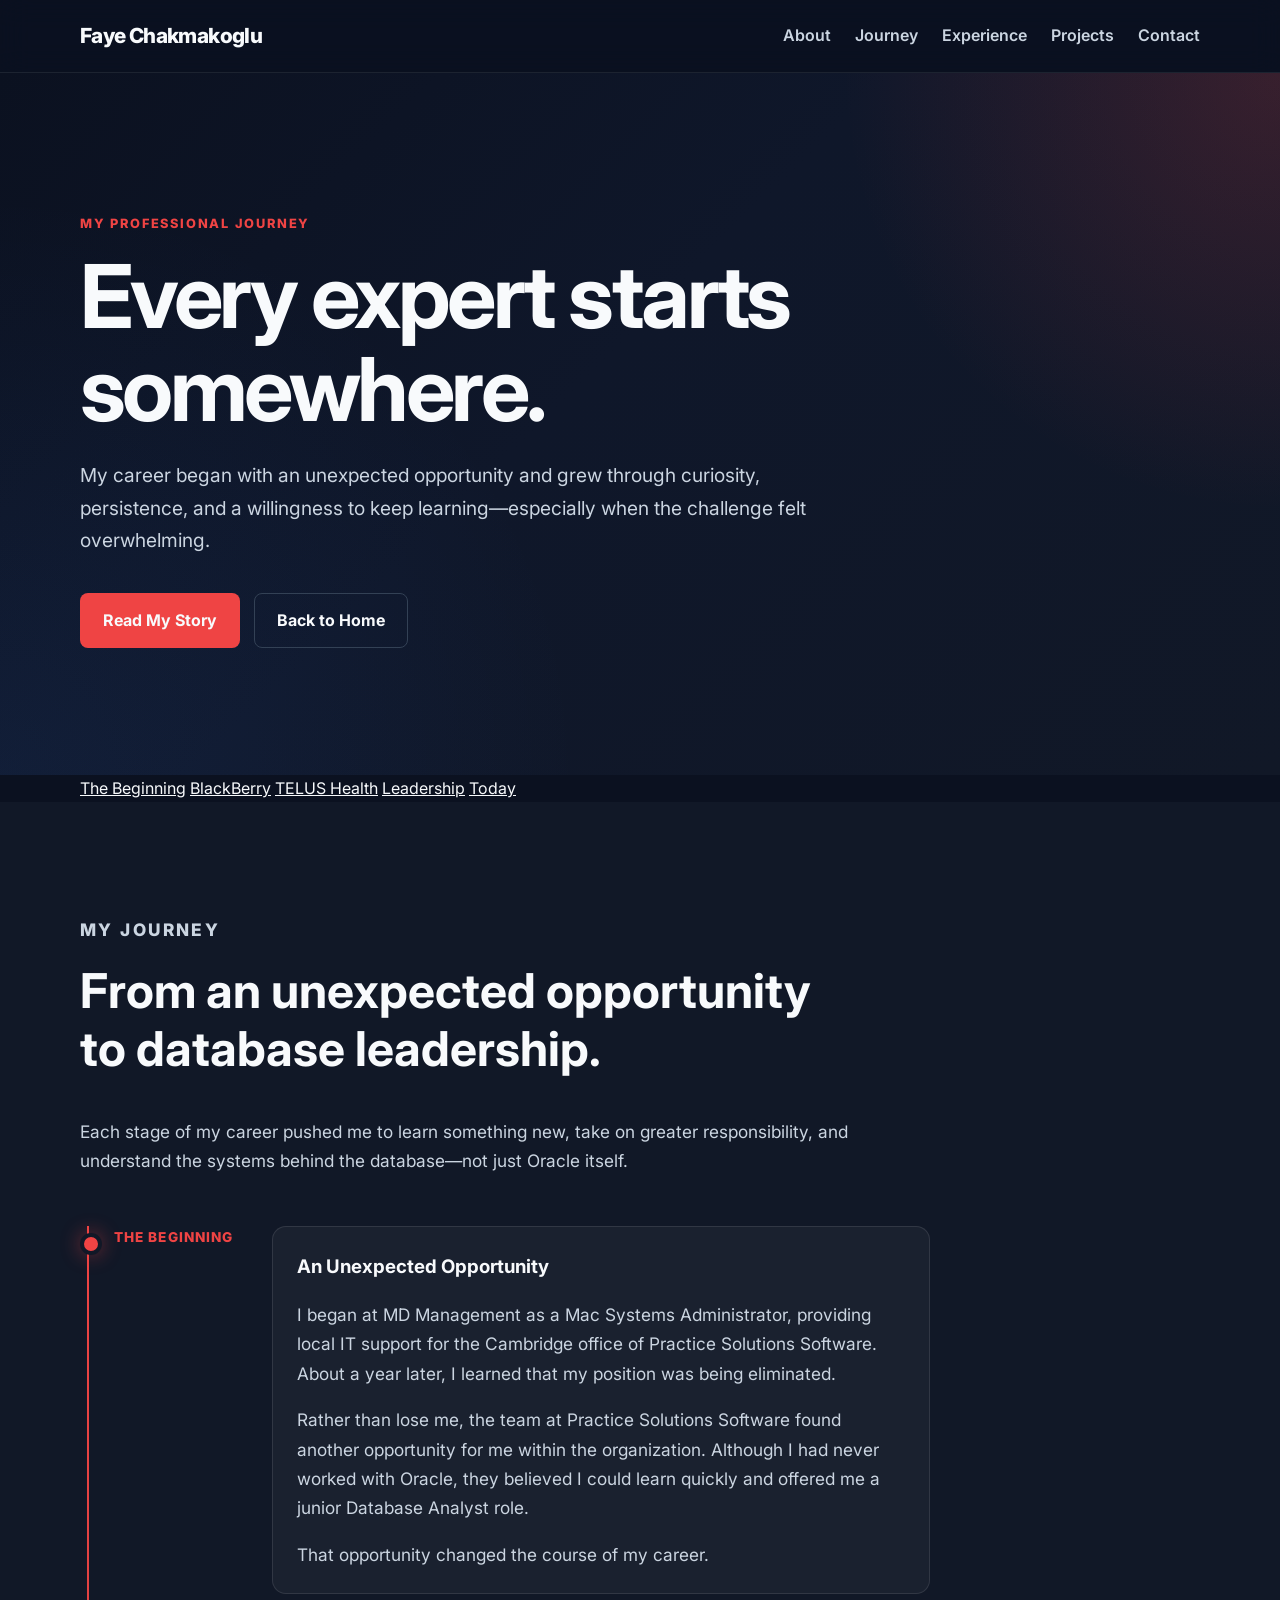
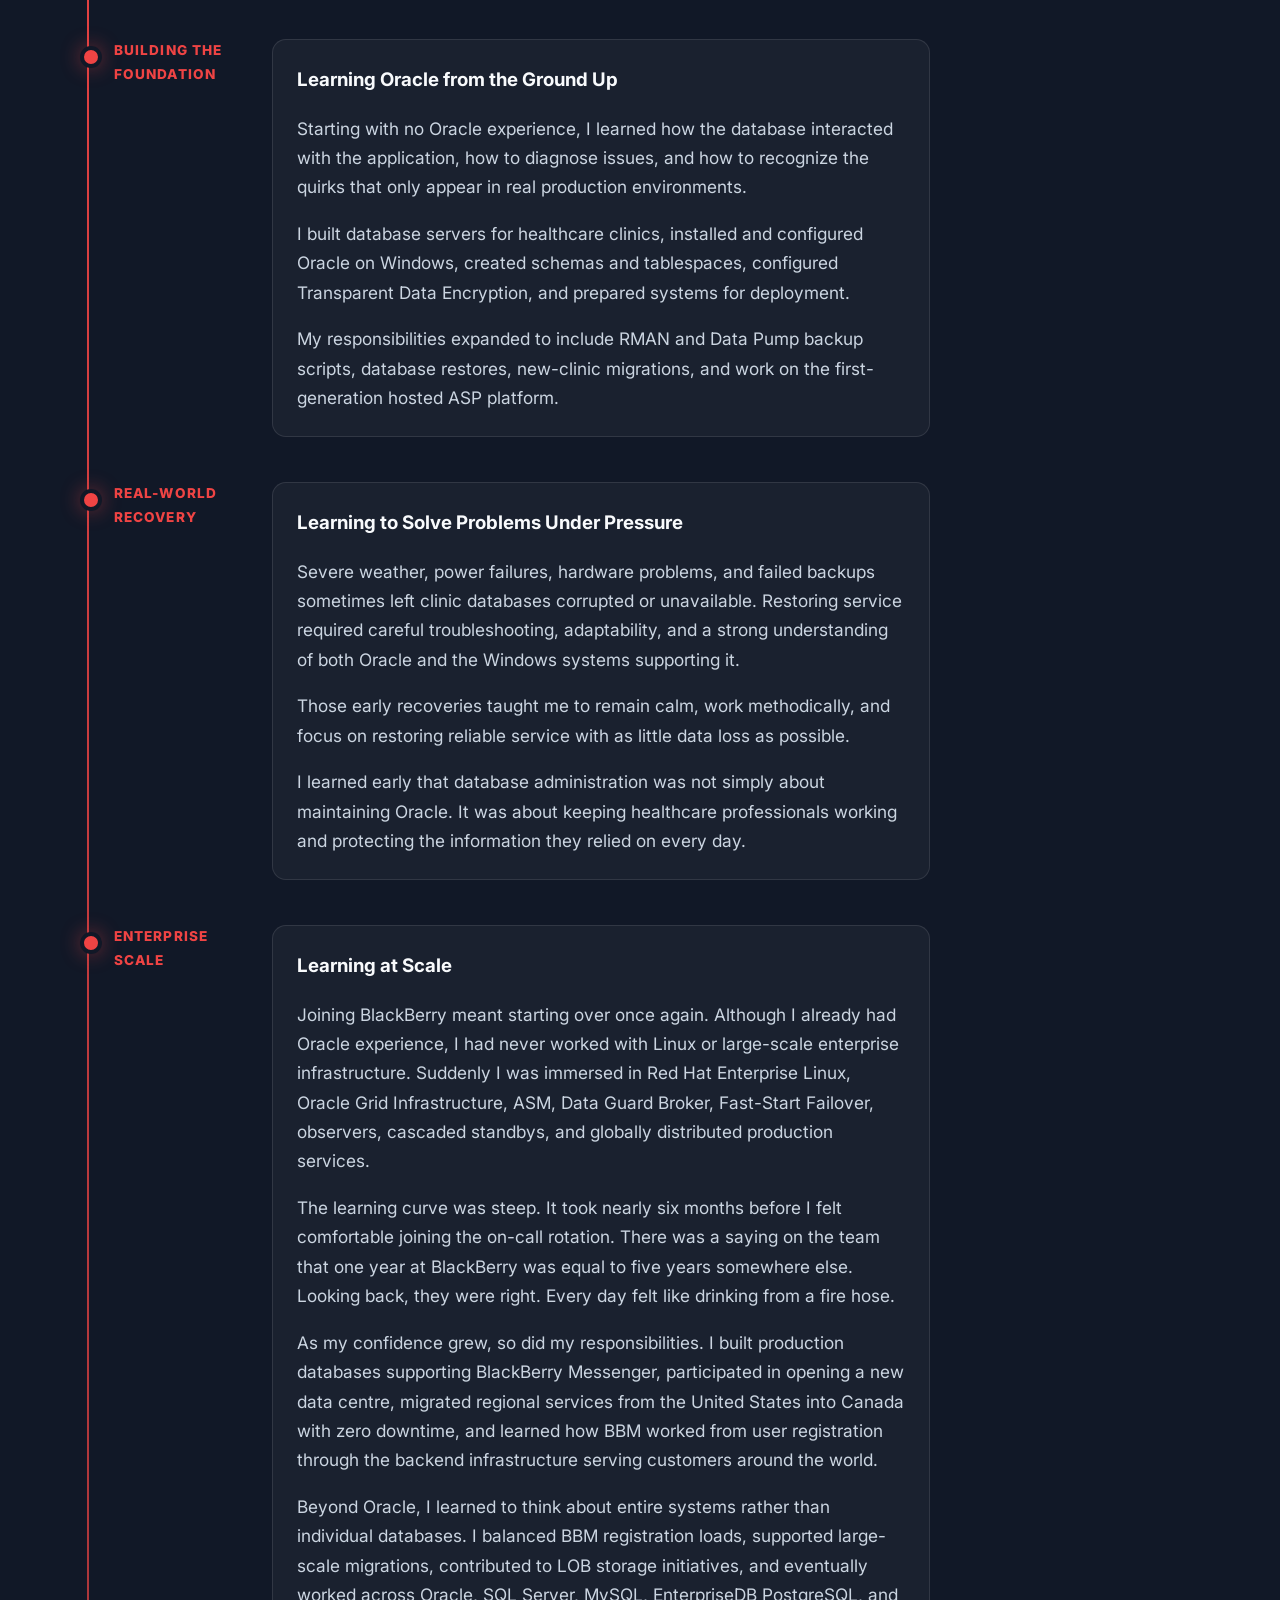
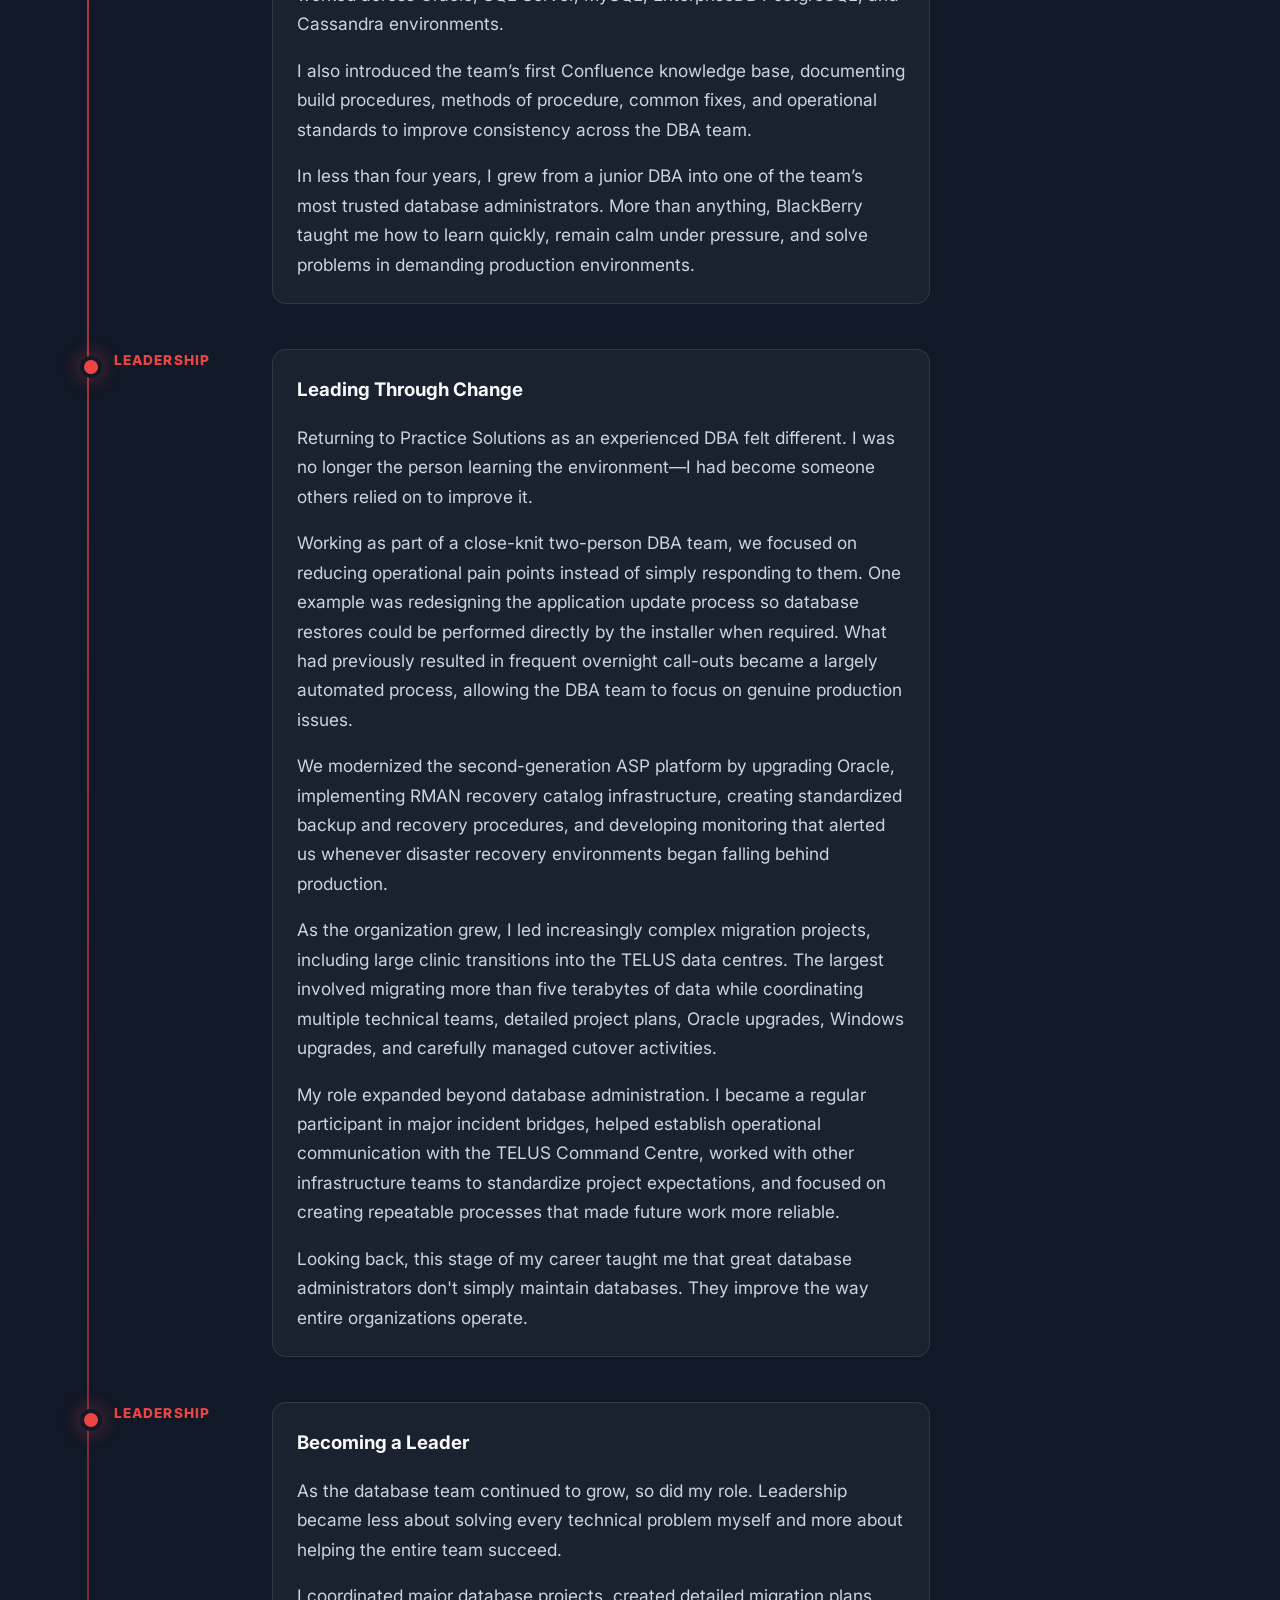
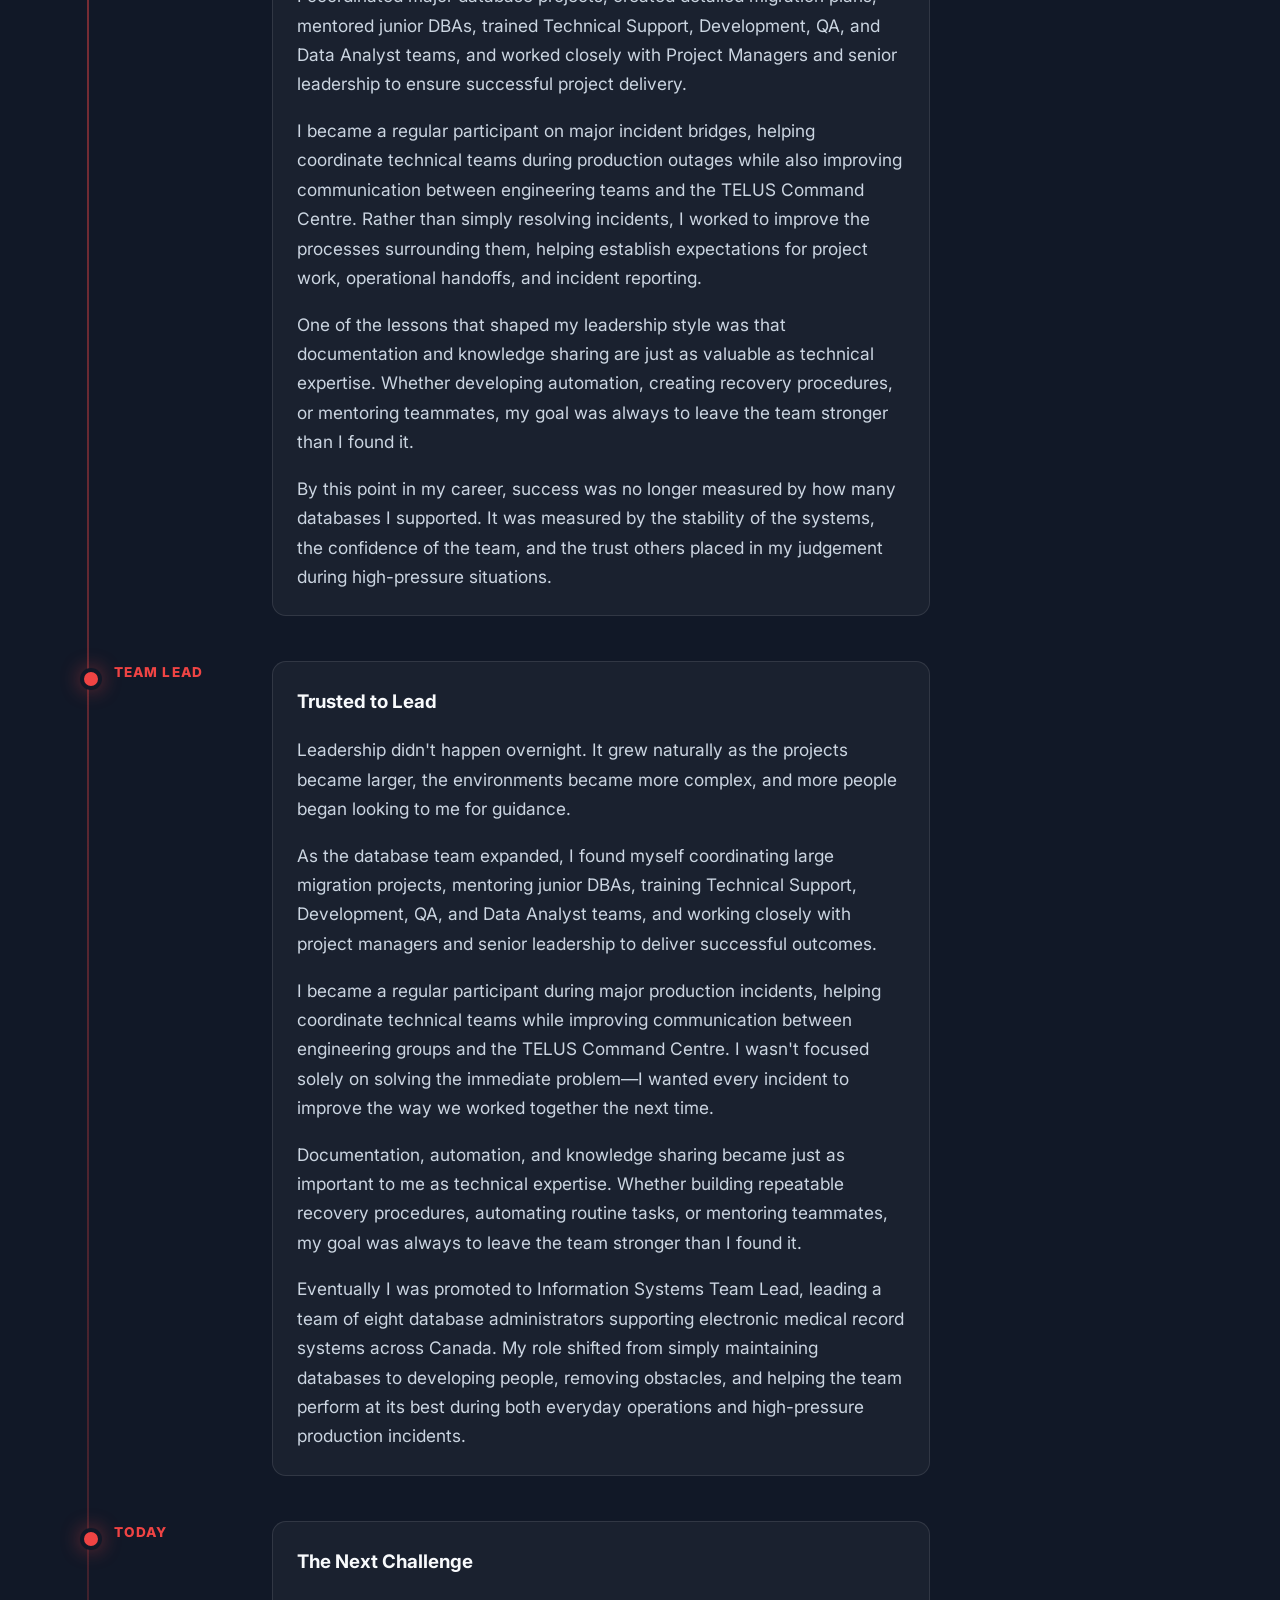
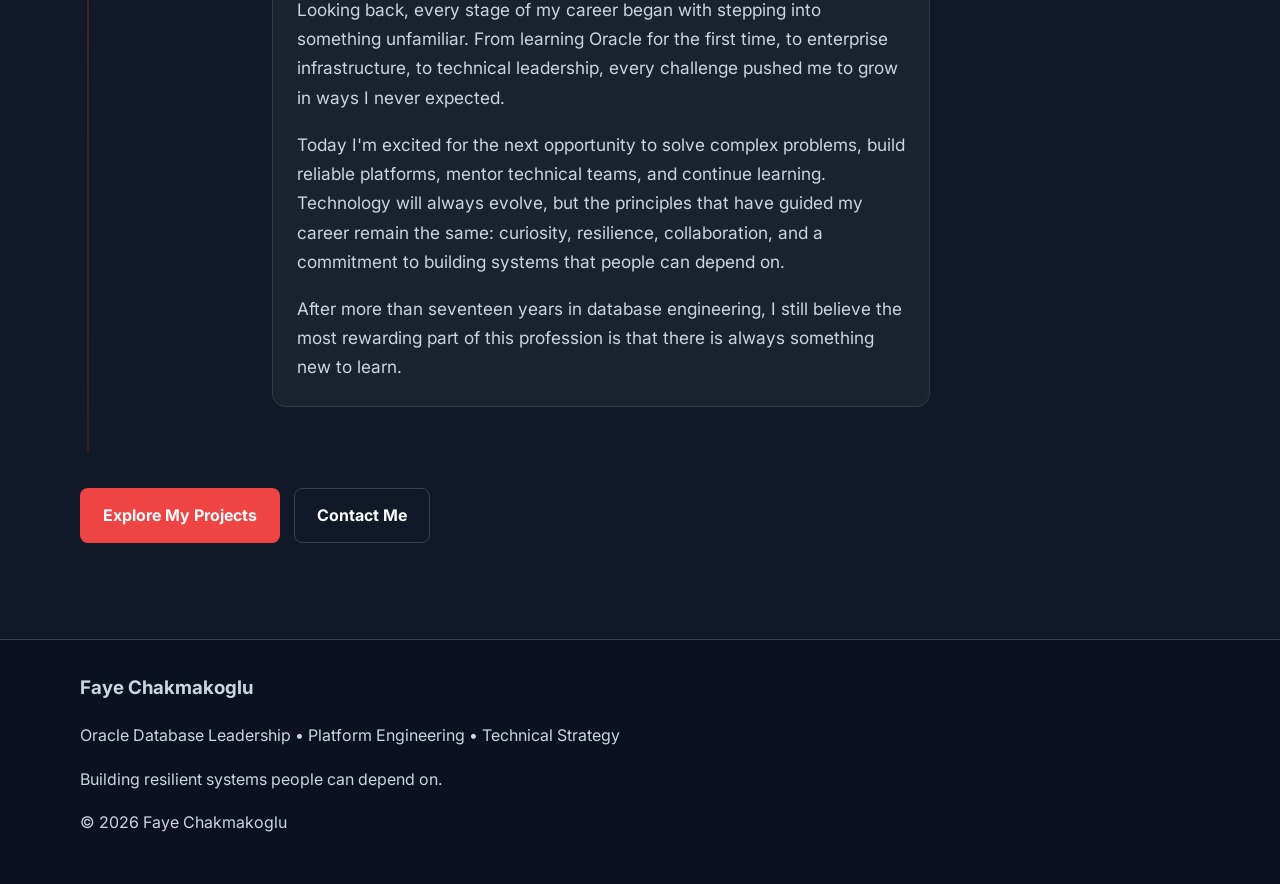
<file: journey.html>
<!DOCTYPE html>
<html lang="en">

<head>
    <meta charset="UTF-8">

    <meta
        name="viewport"
        content="width=device-width, initial-scale=1.0"
    >

    <title>Recovering 56 Healthcare Clinics | Faye Chakmakoglu</title>

    <meta
    name="description"
    content="A real-world database recovery case study involving 56 healthcare clinic schemas, coordinated recovery teams, Oracle Data Pump, disaster recovery systems, and production incident leadership."
    >

    <link rel="preconnect" href="https://fonts.googleapis.com">

    <link
        rel="preconnect"
        href="https://fonts.gstatic.com"
        crossorigin
    >

    <link
        href="https://fonts.googleapis.com/css2?family=Inter:wght@300;400;500;600;700;800&display=swap"
        rel="stylesheet"
    >

    <link rel="stylesheet" href="styles.css">
</head>

<body>

    <!-- HEADER -->
    <header class="site-header">
        <div class="container">

            <a class="logo" href="index.html">
                Faye Chakmakoglu
            </a>

            <nav aria-label="Main navigation">
                <a href="index.html#about">About</a>

                <a
                    href="journey.html"
                >
                    Journey
                </a>

                <a href="index.html#experience">Experience</a>
                <a href="index.html#projects">Projects</a>
                <a href="index.html#contact">Contact</a>
            </nav>

        </div>
    </header>

    <main>

        <!-- PROJECT HERO -->
        <section class="hero journey-hero">
            <div class="container">

                <p class="eyebrow">
                    MY PROFESSIONAL JOURNEY
                </p>

                <h1>
                    Every expert starts somewhere.
                </h1>

                <p class="hero-text">
                    My career began with an unexpected opportunity and grew
                    through curiosity, persistence, and a willingness to keep
                    learning—especially when the challenge felt overwhelming.
                </p>

                <div class="hero-buttons">

                    <a
                        class="button primary"
                        href="#career-timeline"
                    >
                        Read My Story
                    </a>

                    <a
                        class="button secondary"
                        href="index.html"
                    >
                        Back to Home
                    </a>

                </div>

            </div>
        </section>

        <section class="timeline-nav">

    <div class="container">

        <a href="#beginning">The Beginning</a>

        <a href="#blackberry">BlackBerry</a>

        <a href="#telus">TELUS Health</a>

        <a href="#leadership">Leadership</a>

        <a href="#today">Today</a>

    </div>

</section>

        <!-- CAREER TIMELINE -->
        <section
            id="career-timeline"
            class="section story-section"
        >
            <div class="container">

                <p class="section-label">
                    My Journey
                </p>

                <h2>
                    From an unexpected opportunity to database leadership.
                </h2>

                <p class="journey-intro">
                    Each stage of my career pushed me to learn something new,
                    take on greater responsibility, and understand the systems
                    behind the database—not just Oracle itself.
                </p>

                <div class="timeline">

                    <!-- PRACTICE SOLUTIONS: BEGINNING -->
                    <div id="beginning" class="timeline-item">

                        <div class="timeline-year">
                            The Beginning
                        </div>

                        <div class="timeline-content">

                            <h3>
                                An Unexpected Opportunity
                            </h3>

                            <p>
                                I began at MD Management as a Mac Systems
                                Administrator, providing local IT support for
                                the Cambridge office of Practice Solutions Software. About a year later, I
                                learned that my position was being eliminated.
                            </p>

                            <p>
                                Rather than lose me, the team at Practice
                                Solutions Software found another opportunity
                                for me within the organization. Although I had
                                never worked with Oracle, they believed I could
                                learn quickly and offered me a junior Database
                                Analyst role.
                            </p>

                            <p>
                                That opportunity changed the course of my career.
                            </p>

                        </div>
                    </div>

                    <!-- PRACTICE SOLUTIONS: FOUNDATION -->
                    <div class="timeline-item">

                        <div class="timeline-year">
                            Building the Foundation
                        </div>

                        <div class="timeline-content">

                            <h3>
                                Learning Oracle from the Ground Up
                            </h3>

                            <p>
                                Starting with no Oracle experience, I learned
                                how the database interacted with the application,
                                how to diagnose issues, and how to recognize the
                                quirks that only appear in real production
                                environments.
                            </p>

                            <p>
                                I built database servers for healthcare clinics,
                                installed and configured Oracle on Windows,
                                created schemas and tablespaces, configured
                                Transparent Data Encryption, and prepared
                                systems for deployment.
                            </p>

                            <p>
                                My responsibilities expanded to include RMAN and
                                Data Pump backup scripts, database restores,
                                new-clinic migrations, and work on the
                                first-generation hosted ASP platform.
                            </p>

                        </div>
                    </div>

                    <!-- PRACTICE SOLUTIONS: RECOVERY -->
                    <div class="timeline-item">

                        <div class="timeline-year">
                            Real-World Recovery
                        </div>

                        <div class="timeline-content">

                            <h3>
                                Learning to Solve Problems Under Pressure
                            </h3>

                            <p>
                                Severe weather, power failures, hardware
                                problems, and failed backups sometimes left
                                clinic databases corrupted or unavailable.
                                Restoring service required careful
                                troubleshooting, adaptability, and a strong
                                understanding of both Oracle and the Windows
                                systems supporting it.
                            </p>

                            <p>
                                Those early recoveries taught me to remain calm,
                                work methodically, and focus on restoring
                                reliable service with as little data loss as
                                possible.
                            </p>

                            <p>
                                I learned early that database administration was
                                not simply about maintaining Oracle. It was
                                about keeping healthcare professionals working
                                and protecting the information they relied on
                                every day.
                            </p>

                        </div>
                    </div>

                    <!-- BLACKBERRY -->
                    <div id="blackberry" class="timeline-item">

                        <div class="timeline-year">
                            Enterprise Scale
                        </div>

                        <div class="timeline-content">

                            <h3>
                                Learning at Scale
                            </h3>

                            <p>
                                Joining BlackBerry meant starting over once
                                again. Although I already had Oracle experience,
                                I had never worked with Linux or large-scale
                                enterprise infrastructure. Suddenly I was
                                immersed in Red Hat Enterprise Linux, Oracle
                                Grid Infrastructure, ASM, Data Guard Broker,
                                Fast-Start Failover, observers, cascaded
                                standbys, and globally distributed production
                                services.
                            </p>

                            <p>
                                The learning curve was steep. It took nearly six
                                months before I felt comfortable joining the
                                on-call rotation. There was a saying on the team
                                that one year at BlackBerry was equal to five
                                years somewhere else. Looking back, they were
                                right. Every day felt like drinking from a fire
                                hose.
                            </p>

                            <p>
                                As my confidence grew, so did my
                                responsibilities. I built production databases
                                supporting BlackBerry Messenger, participated in
                                opening a new data centre, migrated regional
                                services from the United States into Canada with
                                zero downtime, and learned how BBM worked from
                                user registration through the backend
                                infrastructure serving customers around the
                                world.
                            </p>

                            <p>
                                Beyond Oracle, I learned to think about entire
                                systems rather than individual databases. I
                                balanced BBM registration loads, supported
                                large-scale migrations, contributed to LOB
                                storage initiatives, and eventually worked
                                across Oracle, SQL Server, MySQL, EnterpriseDB
                                PostgreSQL, and Cassandra environments.
                            </p>

                            <p>
                                I also introduced the team’s first Confluence
                                knowledge base, documenting build procedures,
                                methods of procedure, common fixes, and
                                operational standards to improve consistency
                                across the DBA team.
                            </p>

                            <p>
                                In less than four years, I grew from a junior
                                DBA into one of the team’s most trusted database
                                administrators. More than anything, BlackBerry
                                taught me how to learn quickly, remain calm
                                under pressure, and solve problems in demanding
                                production environments.
                            </p>

                        </div>
                    </div>

                    <div id="telus" class="timeline-item">

    <div class="timeline-year">
        Leadership
    </div>

    <div class="timeline-content">

        <h3>
            Leading Through Change
        </h3>

        <p>
            Returning to Practice Solutions as an experienced DBA felt
            different. I was no longer the person learning the
            environment—I had become someone others relied on to improve it.
        </p>

        <p>
            Working as part of a close-knit two-person DBA team, we focused
            on reducing operational pain points instead of simply responding
            to them. One example was redesigning the application update
            process so database restores could be performed directly by the
            installer when required. What had previously resulted in frequent
            overnight call-outs became a largely automated process, allowing
            the DBA team to focus on genuine production issues.
        </p>

        <p>
            We modernized the second-generation ASP platform by upgrading
            Oracle, implementing RMAN recovery catalog infrastructure,
            creating standardized backup and recovery procedures, and
            developing monitoring that alerted us whenever disaster recovery
            environments began falling behind production.
        </p>

        <p>
            As the organization grew, I led increasingly complex migration
            projects, including large clinic transitions into the TELUS data
            centres. The largest involved migrating more than five terabytes
            of data while coordinating multiple technical teams, detailed
            project plans, Oracle upgrades, Windows upgrades, and carefully
            managed cutover activities.
        </p>

        <p>
            My role expanded beyond database administration. I became a
            regular participant in major incident bridges, helped establish
            operational communication with the TELUS Command Centre, worked
            with other infrastructure teams to standardize project
            expectations, and focused on creating repeatable processes that
            made future work more reliable.
        </p>

        <p>
            Looking back, this stage of my career taught me that great
            database administrators don't simply maintain databases. They
            improve the way entire organizations operate.
        </p>

    </div>

</div>
<div class="timeline-item">

    <div class="timeline-year">
        Leadership
    </div>

    <div class="timeline-content">

        <h3>
            Becoming a Leader
        </h3>

        <p>
            As the database team continued to grow, so did my role.
            Leadership became less about solving every technical problem
            myself and more about helping the entire team succeed.
        </p>

        <p>
            I coordinated major database projects, created detailed
            migration plans, mentored junior DBAs, trained Technical
            Support, Development, QA, and Data Analyst teams, and worked
            closely with Project Managers and senior leadership to ensure
            successful project delivery.
        </p>

        <p>
            I became a regular participant on major incident bridges,
            helping coordinate technical teams during production outages
            while also improving communication between engineering teams
            and the TELUS Command Centre. Rather than simply resolving
            incidents, I worked to improve the processes surrounding them,
            helping establish expectations for project work, operational
            handoffs, and incident reporting.
        </p>

        <p>
            One of the lessons that shaped my leadership style was that
            documentation and knowledge sharing are just as valuable as
            technical expertise. Whether developing automation, creating
            recovery procedures, or mentoring teammates, my goal was
            always to leave the team stronger than I found it.
        </p>

        <p>
            By this point in my career, success was no longer measured by
            how many databases I supported. It was measured by the
            stability of the systems, the confidence of the team, and the
            trust others placed in my judgement during high-pressure
            situations.
        </p>

    </div>

</div>

<div id="leadership" class="timeline-item">

    <div class="timeline-year">
        Team Lead
    </div>

    <div class="timeline-content">

        <h3>
            Trusted to Lead
        </h3>

        <p>
            Leadership didn't happen overnight. It grew naturally as the
            projects became larger, the environments became more complex,
            and more people began looking to me for guidance.
        </p>

        <p>
            As the database team expanded, I found myself coordinating
            large migration projects, mentoring junior DBAs, training
            Technical Support, Development, QA, and Data Analyst teams,
            and working closely with project managers and senior
            leadership to deliver successful outcomes.
        </p>

        <p>
            I became a regular participant during major production
            incidents, helping coordinate technical teams while improving
            communication between engineering groups and the TELUS Command
            Centre. I wasn't focused solely on solving the immediate
            problem—I wanted every incident to improve the way we worked
            together the next time.
        </p>

        <p>
            Documentation, automation, and knowledge sharing became just
            as important to me as technical expertise. Whether building
            repeatable recovery procedures, automating routine tasks, or
            mentoring teammates, my goal was always to leave the team
            stronger than I found it.
        </p>

        <p>
            Eventually I was promoted to Information Systems Team Lead,
            leading a team of eight database administrators supporting
            electronic medical record systems across Canada. My role
            shifted from simply maintaining databases to developing
            people, removing obstacles, and helping the team perform at
            its best during both everyday operations and high-pressure
            production incidents.
        </p>

    </div>

</div>

<div id="today" class="timeline-item">

    <div class="timeline-year">
        Today
    </div>

    <div class="timeline-content">

        <h3>
            The Next Challenge
        </h3>

        <p>
            Looking back, every stage of my career began with stepping
            into something unfamiliar. From learning Oracle for the first
            time, to enterprise infrastructure, to technical leadership,
            every challenge pushed me to grow in ways I never expected.
        </p>

        <p>
            Today I'm excited for the next opportunity to solve complex
            problems, build reliable platforms, mentor technical teams,
            and continue learning. Technology will always evolve, but the
            principles that have guided my career remain the same:
            curiosity, resilience, collaboration, and a commitment to
            building systems that people can depend on.
        </p>

        <p>
            After more than seventeen years in database engineering, I
            still believe the most rewarding part of this profession is
            that there is always something new to learn.
        </p>

    </div>

</div>
                </div>

                <div class="hero-buttons">

                    <a
                        class="button primary"
                        href="index.html#projects"
                    >
                        Explore My Projects
                    </a>

                    <a
                        class="button secondary"
                        href="index.html#contact"
                    >
                        Contact Me
                    </a>

                </div>

            </div>
        </section>

    </main>

     <!-- FOOTER -->
    <footer>

    <div class="container">

        <h3>
            Faye Chakmakoglu
        </h3>

        <p>
            Oracle Database Leadership • Platform Engineering •
            Technical Strategy
        </p>

        <p>
            Building resilient systems people can depend on.
        </p>

        <p>
            © 2026 Faye Chakmakoglu
        </p>

    </div>

</footer>

</body>
</html>
</file>
<file: styles.css>
:root {
    --background: #0b1120;
    --surface: #111827;
    --surface-light: #1f2937;
    --text: #f8fafc;
    --muted: #cbd5e1;
    --accent: #ef4444;
    --accent-dark: #dc2626;
    --border: #334155;
    --max-width: 1120px;
}

* {
    box-sizing: border-box;
}

html {
    scroll-behavior: smooth;
}

body {
    margin: 0;
    font-family: "Inter", sans-serif;
    background: var(--background);
    color: var(--text);
    line-height: 1.7;
}

a {
    color: inherit;
}

.container {
    width: min(90%, var(--max-width));
    margin: 0 auto;
}

/* HEADER */

.site-header {
    position: sticky;
    top: 0;
    z-index: 100;
    background: rgba(11, 17, 32, 0.72);
    backdrop-filter: blur(14px);
    -webkit-backdrop-filter: blur(14px);
    border-bottom: 1px solid rgba(255, 255, 255, 0.08);
}

.site-header .container {
    min-height: 72px;
    display: flex;
    align-items: center;
    justify-content: space-between;
    gap: 30px;
}

.logo {
    font-size: 1.3rem;
    font-weight: 800;
    letter-spacing: -0.03em;
    text-decoration: none;
    transition: color 0.25s ease;
}

.logo:hover {
    color: var(--accent);
}

nav {
    display: flex;
    gap: 24px;
}

nav a {
    position: relative;
    color: var(--muted);
    font-weight: 600;
    text-decoration: none;
    transition: color 0.25s ease;
}

nav a:hover {
    color: var(--text);
}

nav a::after {
    content: "";
    position: absolute;
    left: 0;
    bottom: -6px;
    width: 0;
    height: 2px;
    background: var(--accent);
    transition: width 0.25s ease;
}

nav a:hover::after {
    width: 100%;
}

/* HERO */

.hero {
    min-height: 78vh;
    display: flex;
    align-items: center;
    padding: 100px 0;
    background:
        radial-gradient(
            circle at top right,
            rgba(239, 68, 68, 0.18),
            transparent 30%
        ),
        radial-gradient(
            circle at bottom left,
            rgba(59, 130, 246, 0.08),
            transparent 40%
        ),
        linear-gradient(
            135deg,
            #0b1120 0%,
            #0f172a 45%,
            #111827 100%
        );
}

.hero-grid {
    display: grid;
    grid-template-columns: 1.2fr 0.8fr;
    align-items: center;
    gap: 60px;
}

.eyebrow,
.section-label {
    color: var(--accent);
    font-size: 0.8rem;
    font-weight: 800;
    letter-spacing: 0.14em;
    text-transform: uppercase;
}

h1 {
    max-width: 900px;
    margin: 16px 0 24px;
    font-size: clamp(2.7rem, 7vw, 5.5rem);
    line-height: 1.05;
    letter-spacing: -0.04em;
}

h2 {
    max-width: 780px;
    margin-top: 8px;
    font-size: clamp(2rem, 4vw, 3rem);
    line-height: 1.2;
}

h3 {
    margin-top: 0;
}

.subtitle {
    margin-top: -10px;
    margin-bottom: 30px;
    color: var(--accent);
    font-size: 2rem;
    font-weight: 600;
}

.hero-text {
    max-width: 750px;
    color: var(--muted);
    font-size: 1.2rem;
}

.hero-buttons {
    display: flex;
    flex-wrap: wrap;
    gap: 14px;
    margin-top: 36px;
}

.button {
    display: inline-block;
    padding: 13px 22px;
    border: 1px solid transparent;
    border-radius: 8px;
    font-weight: 700;
    text-decoration: none;
    transition:
        transform 0.25s ease,
        box-shadow 0.25s ease,
        background 0.25s ease;
}

.button.primary {
    background: var(--accent);
}

.button.primary:hover {
    background: var(--accent-dark);
    transform: translateY(-3px);
    box-shadow: 0 12px 25px rgba(239, 68, 68, 0.3);
}

.button.secondary {
    border-color: var(--border);
}

.button.secondary:hover {
    background: var(--surface-light);
    transform: translateY(-3px);
    box-shadow: 0 12px 25px rgba(0, 0, 0, 0.35);
}

/* HERO STATS */

.hero-visual {
    display: flex;
    justify-content: center;
}

.stats-grid {
    width: 100%;
    display: grid;
    grid-template-columns: repeat(2, 1fr);
    gap: 18px;
}

.stat-card {
    min-height: 160px;
    display: flex;
    flex-direction: column;
    justify-content: center;
    padding: 26px;
    background:
        linear-gradient(
            145deg,
            rgba(255, 255, 255, 0.07),
            rgba(255, 255, 255, 0.02)
        );
    border: 1px solid rgba(255, 255, 255, 0.12);
    border-radius: 16px;
    box-shadow: 0 20px 45px rgba(0, 0, 0, 0.25);
    transition:
        transform 0.25s ease,
        border-color 0.25s ease;
}

.stat-card:hover {
    transform: translateY(-5px);
    border-color: rgba(239, 68, 68, 0.65);
}

.stat-number {
    color: var(--accent);
    font-size: 2.4rem;
    font-weight: 800;
    line-height: 1;
}

.stat-label {
    margin-top: 12px;
    color: var(--muted);
    font-size: 0.95rem;
    font-weight: 600;
}

/* SKILLS */

.skills-strip {
    padding: 22px 0;
    background: rgba(17, 24, 39, 0.85);
    border-top: 1px solid var(--border);
    border-bottom: 1px solid var(--border);
}

.skills-list {
    display: flex;
    flex-wrap: wrap;
    justify-content: center;
    gap: 12px;
}

.skills-list span {
    padding: 8px 14px;
    color: var(--muted);
    font-size: 0.9rem;
    font-weight: 700;
    background: rgba(255, 255, 255, 0.04);
    border: 1px solid rgba(255, 255, 255, 0.1);
    border-radius: 999px;
    transition:
        color 0.25s ease,
        border-color 0.25s ease,
        transform 0.25s ease;
}

.skills-list span:hover {
    color: var(--text);
    border-color: rgba(239, 68, 68, 0.6);
    transform: translateY(-2px);
}

/* PROFESSIONAL PHILOSOPHY */

.quote-section {
    padding: 90px 0;
    text-align: center;
    background:
        linear-gradient(
            180deg,
            rgba(255, 255, 255, 0.02),
            rgba(255, 255, 255, 0.01)
        );
}

.quote-section blockquote {
    max-width: 850px;
    margin: 0 auto;
    color: var(--text);
    font-size: clamp(1.6rem, 3vw, 2.3rem);
    font-weight: 300;
    font-style: italic;
    line-height: 1.6;
}

.quote-author {
    margin-top: 35px;
    color: var(--accent);
    font-weight: 700;
    letter-spacing: 0.08em;
    text-transform: uppercase;
}

/* GENERAL SECTIONS */

/* QUOTE */

.quote-section {

    padding: 90px 0;

    text-align: center;

    background:
        linear-gradient(
            180deg,
            rgba(255,255,255,.02),
            rgba(255,255,255,.01)
        );

}

.quote-section blockquote {

    max-width: 850px;

    margin: auto;

    font-size: clamp(1.6rem,3vw,2.3rem);

    line-height: 1.6;

    font-weight: 300;

    font-style: italic;

    color: var(--text);

}

.quote-author {

    margin-top: 35px;

    color: var(--accent);

    font-weight: 700;

    letter-spacing: .08em;

    text-transform: uppercase;

}

.section {
    padding: 96px 0;
}

.section p {
    max-width: 800px;
    color: var(--muted);
    font-size: 1.08rem;
}

.alternate,
.story-section {
    background: var(--surface);
}

/* EXPERTISE CARDS */

.card-grid {
    display: grid;
    grid-template-columns: repeat(3, 1fr);
    gap: 24px;
    margin-top: 42px;
}

.card {
    padding: 30px;
    background: var(--surface-light);
    border: 1px solid var(--border);
    border-radius: 14px;
}

.card p {
    font-size: 1rem;
}

/* JOURNEY */

.journey-intro {
    max-width: 700px;
    margin-top: 12px;
    margin-bottom: 50px;
    color: var(--muted);
    font-size: 1.15rem;
}

.timeline {
    position: relative;
    max-width: 850px;
    margin-top: 50px;
    padding-left: 34px;
}

.timeline::before {
    content: "";
    position: absolute;
    top: 0;
    bottom: 0;
    left: 7px;
    width: 2px;
    background: linear-gradient(
        to bottom,
        var(--accent),
        rgba(239, 68, 68, 0.15)
    );
}

.timeline-item {
    position: relative;
    display: grid;
    grid-template-columns: 130px 1fr;
    gap: 28px;
    padding-bottom: 45px;
}

.timeline-item::before {
    content: "";
    position: absolute;
    top: 7px;
    left: -34px;
    width: 14px;
    height: 14px;
    background: var(--accent);
    border: 4px solid var(--surface);
    border-radius: 50%;
    box-shadow: 0 0 20px rgba(239, 68, 68, 0.45);
}

.timeline-year {
    color: var(--accent);
    font-size: 0.85rem;
    font-weight: 800;
    letter-spacing: 0.08em;
    text-transform: uppercase;
}

.timeline-content {
    padding: 24px;
    background: rgba(255, 255, 255, 0.04);
    border: 1px solid rgba(255, 255, 255, 0.1);
    border-radius: 14px;
}

.timeline-content h3 {
    margin-bottom: 8px;
}

.timeline-content p {
    margin-bottom: 0;
}

/* PROJECTS */

.projects-grid {
    display: grid;
    grid-template-columns: repeat(3, 1fr);
    gap: 24px;
    margin-top: 42px;
}

.project-card {
    display: flex;
    flex-direction: column;
    min-height: 320px;
    padding: 30px;
    background:
        linear-gradient(
            145deg,
            rgba(255, 255, 255, 0.07),
            rgba(255, 255, 255, 0.02)
        );
    border: 1px solid rgba(255, 255, 255, 0.1);
    border-radius: 16px;
    box-shadow: 0 20px 45px rgba(0, 0, 0, 0.22);
    transition:
        transform 0.25s ease,
        border-color 0.25s ease,
        box-shadow 0.25s ease;
}

.project-card:hover {
    transform: translateY(-6px);
    border-color: rgba(239, 68, 68, 0.6);
    box-shadow:
        0 26px 55px rgba(0, 0, 0, 0.32),
        0 0 30px rgba(239, 68, 68, 0.08);
}

.project-type {
    color: var(--accent);
    font-size: 0.75rem;
    font-weight: 800;
    letter-spacing: 0.1em;
    text-transform: uppercase;
}

.project-card h3 {
    margin-top: 16px;
    margin-bottom: 12px;
    font-size: 1.35rem;
}

.project-card p {
    flex-grow: 1;
    font-size: 1rem;
}

.project-link {
    margin-top: 22px;
    color: var(--text);
    font-weight: 700;
    text-decoration: none;
    transition: color 0.25s ease;
}

.project-link:hover {
    color: var(--accent);
}

/* CONTACT AND FOOTER */

.contact-section {
    border-top: 1px solid var(--border);
}

footer {
    padding: 32px 0;
    color: var(--muted);
    border-top: 1px solid var(--border);
}

/* MOBILE */

/* CONTACT BUTTONS */

.contact-links {

    display: flex;
    flex-wrap: wrap;
    gap: 18px;
    margin-top: 40px;

}

.contact-button {

    display: inline-flex;
    align-items: center;
    justify-content: center;

    padding: 16px 24px;

    background: var(--surface-light);

    border: 1px solid var(--border);

    border-radius: 12px;

    color: var(--text);

    font-weight: 700;

    text-decoration: none;

    transition:
        transform .25s ease,
        background .25s ease,
        border-color .25s ease,
        box-shadow .25s ease;

}

.contact-button:hover {

    transform: translateY(-4px);

    background: rgba(239,68,68,.12);

    border-color: var(--accent);

    box-shadow: 0 15px 35px rgba(239,68,68,.20);

}

/* RECOVERY STRATEGY */

.recovery-strategy {
    background: var(--surface);
}

.recovery-steps {
    display: grid;
    grid-template-columns: repeat(2, 1fr);
    gap: 22px;
    margin-top: 45px;
}

.recovery-step {
    position: relative;
    padding: 30px;
    background:
        linear-gradient(
            145deg,
            rgba(255, 255, 255, 0.06),
            rgba(255, 255, 255, 0.02)
        );
    border: 1px solid rgba(255, 255, 255, 0.1);
    border-radius: 16px;
    transition:
        transform 0.25s ease,
        border-color 0.25s ease,
        box-shadow 0.25s ease;
}

.recovery-step:hover {
    transform: translateY(-5px);
    border-color: rgba(239, 68, 68, 0.6);
    box-shadow: 0 20px 40px rgba(0, 0, 0, 0.25);
}

.step-number {
    display: block;
    margin-bottom: 18px;
    color: var(--accent);
    font-size: 0.85rem;
    font-weight: 800;
    letter-spacing: 0.12em;
}

.recovery-step h3 {
    margin-bottom: 10px;
    font-size: 1.25rem;
}

.recovery-step p {
    margin-bottom: 0;
    font-size: 1rem;
}

/* CAREER HIGHLIGHTS */

.highlights-grid {
    display: grid;
    grid-template-columns: repeat(3, 1fr);
    gap: 24px;
    margin-top: 50px;
}

.highlight-card {
    text-align: center;
    padding: 35px 25px;
    border-radius: 18px;
    background: rgba(255,255,255,.03);
    border: 1px solid rgba(255,255,255,.08);
    transition: all .25s ease;
}

.highlight-card:hover {
    transform: translateY(-6px);
    border-color: var(--accent);
}

.highlight-number {
    display: block;
    font-size: 2.8rem;
    font-weight: 800;
    color: var(--accent);
    margin-bottom: 10px;
}

.highlight-text {
    display: block;
    line-height: 1.5;
}


/* MOBILE */

@media (max-width: 800px) {

    .site-header .container {
        flex-direction: column;
        align-items: flex-start;
        padding: 18px 0;
    }

    nav {
        width: 100%;
        gap: 14px;
        overflow-x: auto;
        font-size: 0.9rem;
    }

    .hero {
        min-height: auto;
        padding: 80px 0;
    }

    .hero-grid {
        grid-template-columns: 1fr;
    }

    .hero-visual {
        order: 2;
    }

    .stats-grid {
        grid-template-columns: 1fr;
    }

    .card-grid,
    .projects-grid {
        grid-template-columns: 1fr;
    }

    .timeline {
        padding-left: 28px;
    }

    .timeline-item {
        grid-template-columns: 1fr;
        gap: 10px;
    }

    .timeline-item::before {
        left: -28px;
    }

    .recovery-steps {
        grid-template-columns: 1fr;
    }

    .highlights-grid {
        grid-template-columns: 1fr;
    }
}
</file>
